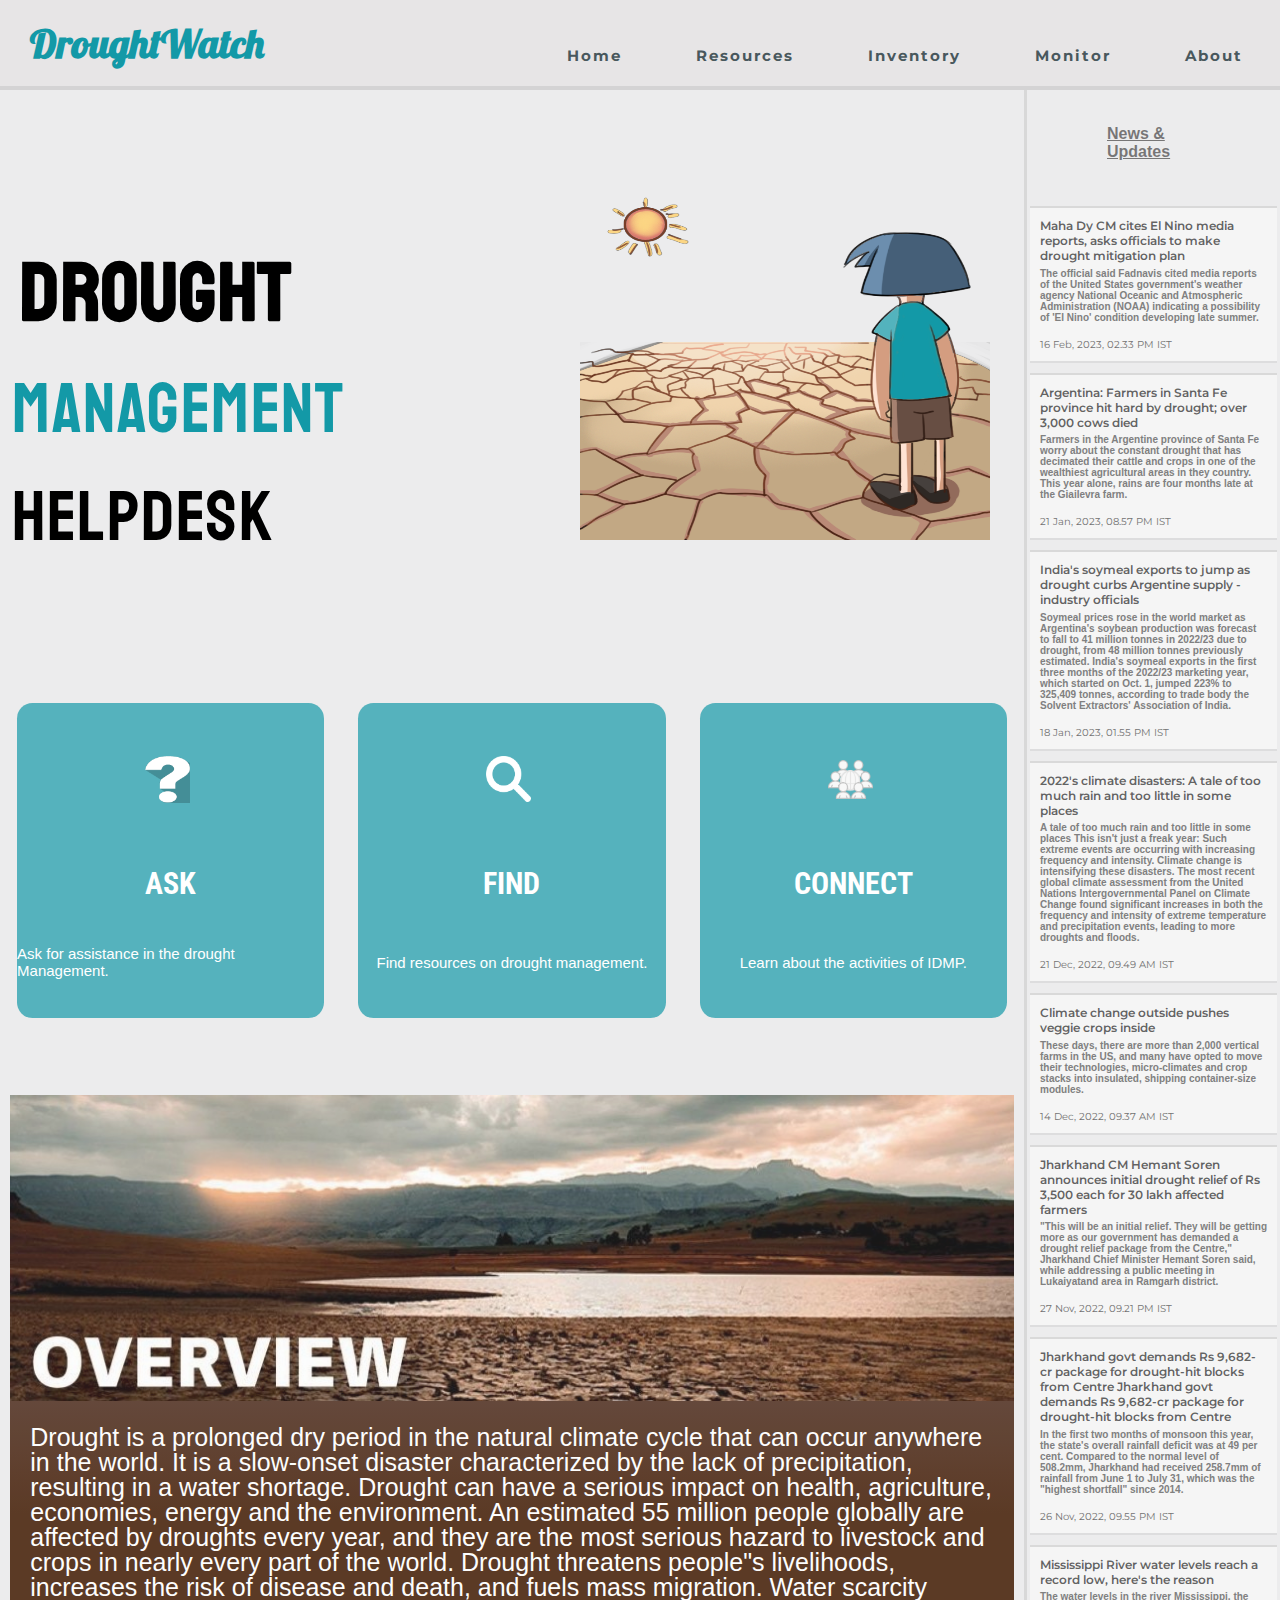
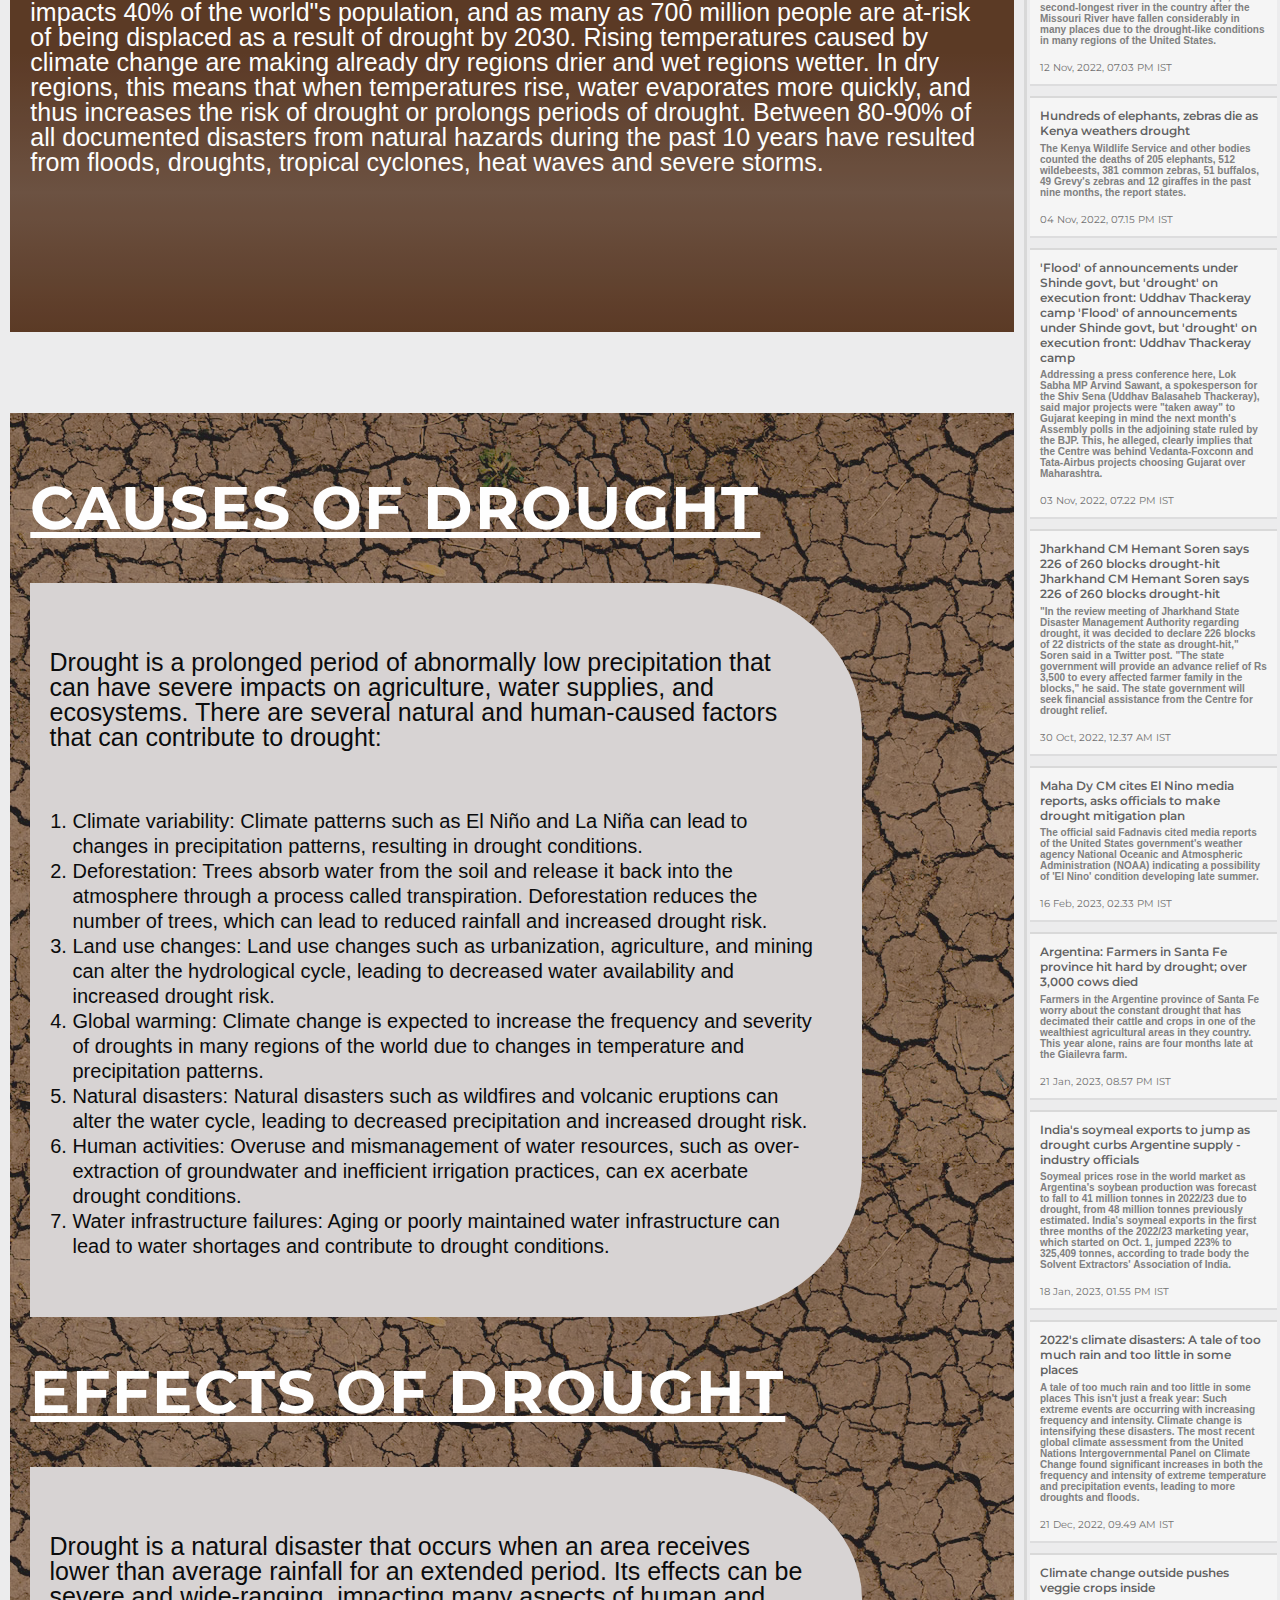
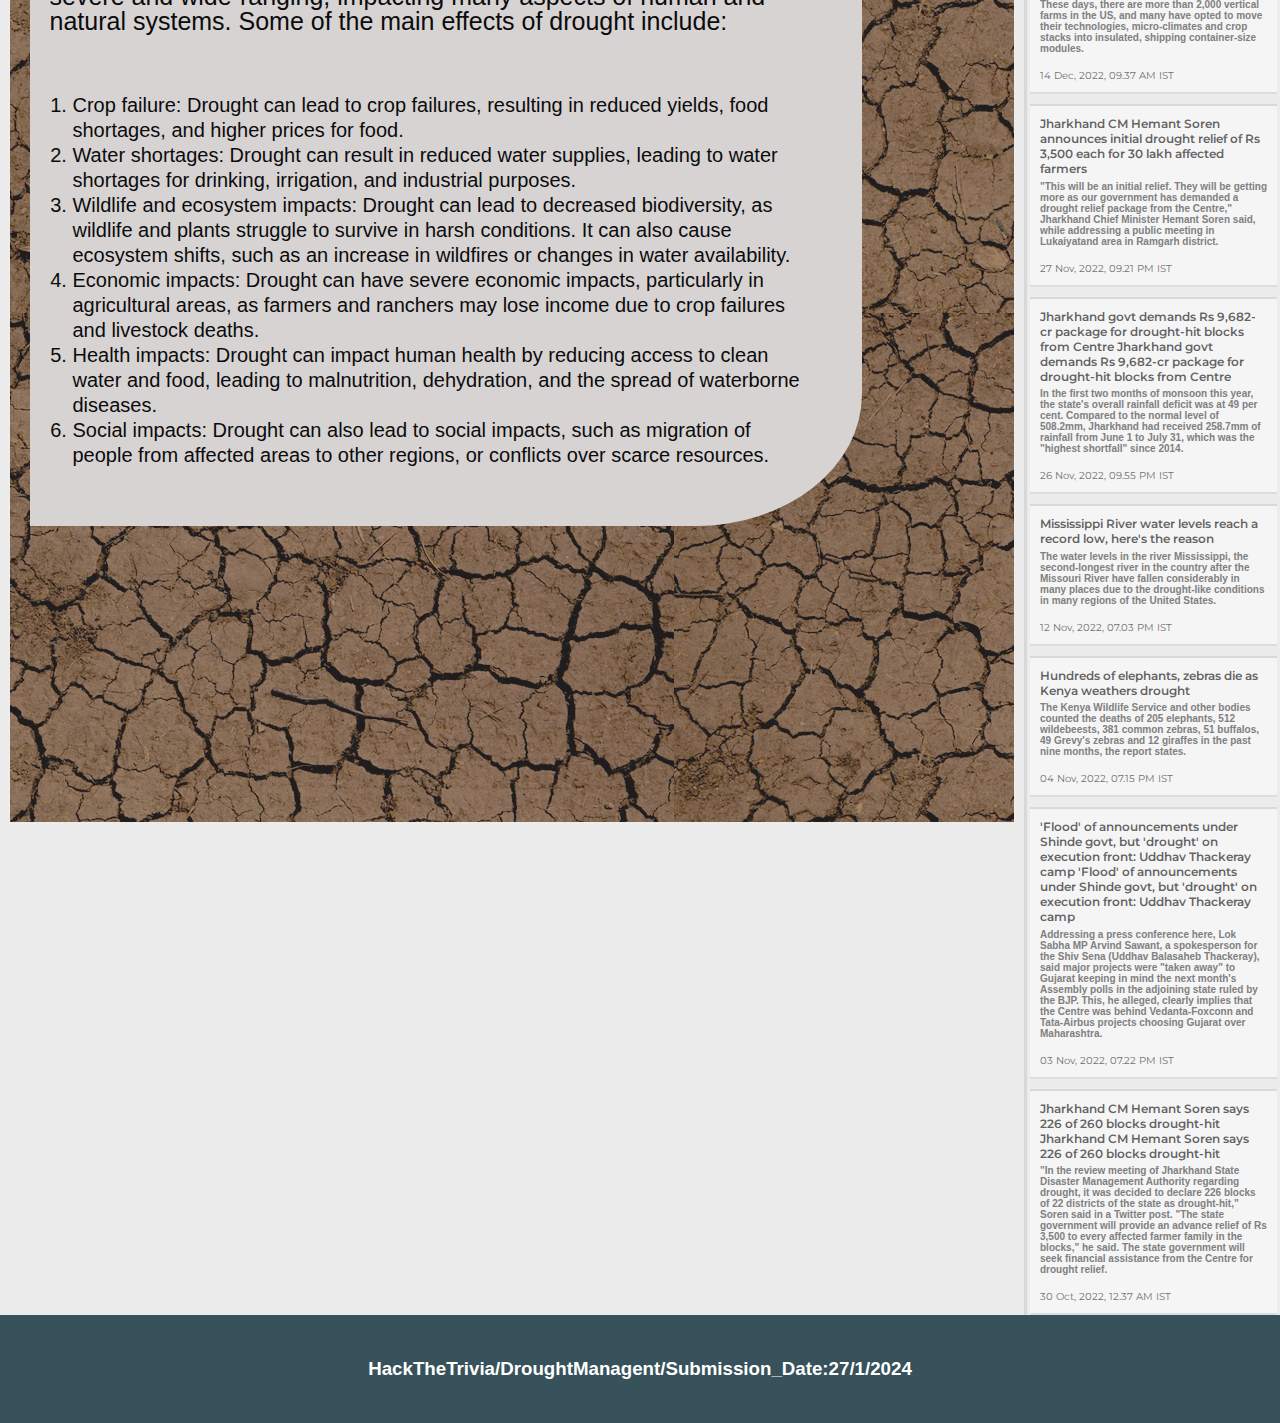
<file: index.html>
<!DOCTYPE html>
<html lang="en">

<head>
  <meta charset="UTF-8">
  <meta http-equiv="X-UA-Compatible" content="IE=edge">
  <meta name="viewport" content="width=device-width, initial-scale=1.0">
  <link rel="stylesheet" href="style.css">
  <link rel="preconnect" href="https://fonts.googleapis.com">
  <link rel="preconnect" href="https://fonts.gstatic.com" crossorigin>
  <link href="https://fonts.googleapis.com/css2?family=Lobster&display=swap" rel="stylesheet">
  <link href="https://fonts.googleapis.com/css2?family=Staatliches&display=swap" rel="stylesheet">
  <link href="https://fonts.googleapis.com/css2?family=Roboto+Condensed&display=swap" rel="stylesheet">
  <link href="https://fonts.googleapis.com/css2?family=Montserrat:wght@900&display=swap" rel="stylesheet">
  <title>DroughtWatch</title>
</head>

<body>
  <nav>

    <div class="heading">
      <h4>DroughtWatch</h4>
    </div>
    <ul class="nav-list">

      <li><a class="active" href="index.html">Home</a></li>
      <li><a href="resource.html">Resources</a></li>
      <li><a href="inventory.html">Inventory</a></li>
      <li><a href="monitor.html">Monitor</a></li>
      <li><a href="about.html">About</a></li>

    </ul>

  </nav>

  <div class="main-body">
    <div class="introsection">
      <div class="introheading">
        <h3> Drought </h3>
        <p class="bluetxt"> Management </p>
        <p>Helpdesk</p>
      </div>
      <img src="Lovepik_com-401315636-drought.png" alt="" class="introimg">
    </div>
    <div class="secsection">
      <div class="secsecbox">
        <div class="secsecicon">
          <a href="ask.html"><img src="ask.png" alt="askicon"></a>
        </div>
        <div class="secsecheading">
          <a href="ask.html">ASK</a>
        </div>
        <div class="secsectxt">
          <p>Ask for assistance in the drought Management.</p>
        </div>
      </div>
      <div class="secsecbox">
        <div class="secsecicon">
          <a href="ask.html"><img src="find.png" alt="askicon"></a>
        </div>
        <div class="secsecheading">
          <a href="ask.html">FIND</a>
        </div>
        <div class="secsectxt">
          <p>Find resources on drought management.</p>
        </div>
      </div>
      <div class="secsecbox">
        <div class="secsecicon">
          <a href="ask.html"><img src="connect.png" alt="askicon"></a>
        </div>
        <div class="secsecheading">
          <a href="ask.html">CONNECT</a>
        </div>
        <div class="secsectxt">
          <p>Learn about the activities of IDMP.</p>
        </div>
      </div>
    </div>
    <div class="thirdsection">
      <div class="thirdsectionoverviewbox">
        <img src="OVERVIEW_OF_DROUGHT-1024x405.jpg" alt="overviewimg">
        <div class="thirdsectionovertextbox">
        <p>Drought is a prolonged dry period in the natural climate cycle that can occur anywhere in the world. It is
          a slow-onset disaster characterized by the lack of precipitation, resulting in a water shortage. Drought can
          have a serious impact on health, agriculture, economies, energy and the environment.

          An estimated 55 million people globally are affected by droughts every year, and they are the most serious
          hazard to livestock and crops in nearly every part of the world. Drought threatens people&#34;s livelihoods,
          increases the risk of disease and death, and fuels mass migration. Water scarcity impacts 40% of the
          world&#34;s population, and as many as 700 million people are at-risk of being displaced as a result of
          drought by 2030.

          Rising temperatures caused by climate change are making already dry regions drier and wet regions wetter. In
          dry regions, this means that when temperatures rise, water evaporates more quickly, and thus increases the
          risk of drought or prolongs periods of drought. Between 80-90% of all documented disasters from natural
          hazards during the past 10 years have resulted from floods, droughts, tropical cyclones, heat waves and
          severe storms.</p>
        </div>
      </div>
      <div class="thirdsectionmainbox">
        <h3>CAUSES OF DROUGHT</h3>
        <div class="thirdsectionsecondbox">
          <p>Drought is a prolonged period of abnormally low precipitation that can have severe impacts on agriculture,
            water supplies, and ecosystems. There are several natural and human-caused factors that can contribute to
            drought:</p>
          <ol>
            <li>Climate variability: Climate patterns such as El Niño and La Niña can lead to changes in precipitation
              patterns, resulting in drought conditions.
            </li>
            <li>Deforestation: Trees absorb water from the soil and release it back into the atmosphere through a
              process called transpiration. Deforestation reduces the number of trees, which can lead to reduced
              rainfall and increased drought risk.
            </li>
            <li>Land use changes: Land use changes such as urbanization, agriculture, and mining can alter the
              hydrological cycle, leading to decreased water availability and increased drought risk.
            </li>
            <li>Global warming: Climate change is expected to increase the frequency and severity of droughts in many
              regions of the world due to changes in temperature and precipitation patterns.
            </li>
            <li>Natural disasters: Natural disasters such as wildfires and volcanic eruptions can alter the water cycle,
              leading to decreased precipitation and increased drought risk.
            </li>
            <li>Human activities: Overuse and mismanagement of water resources, such as over-extraction of groundwater
              and inefficient irrigation practices, can ex acerbate drought conditions.
            </li>
            <li>Water infrastructure failures: Aging or poorly maintained water infrastructure can lead to water
              shortages and contribute to drought conditions.
            </li>

        </div>
        <h3>EFFECTS OF DROUGHT</h3>
        <div class="thirdsectionsecondbox">
          <p>Drought is a natural disaster that occurs when an area receives lower than average rainfall for an extended
            period. Its effects can be severe and wide-ranging, impacting many aspects of human and natural systems.
            Some of the main effects of drought include:</p>
          <ol>
            <li>Crop failure: Drought can lead to crop failures, resulting in reduced yields, food shortages, and higher
              prices for food.
            </li>
            <li>Water shortages: Drought can result in reduced water supplies, leading to water shortages for drinking,
              irrigation, and industrial purposes.
            </li>
            <li>Wildlife and ecosystem impacts: Drought can lead to decreased biodiversity, as wildlife and plants
              struggle to survive in harsh conditions. It can also cause ecosystem shifts, such as an increase in
              wildfires or changes in water availability.
            </li>
            <li>Economic impacts: Drought can have severe economic impacts, particularly in agricultural areas, as
              farmers and ranchers may lose income due to crop failures and livestock deaths.
            </li>
            <li>Health impacts: Drought can impact human health by reducing access to clean water and food, leading to
              malnutrition, dehydration, and the spread of waterborne diseases.
            </li>
            <li>Social impacts: Drought can also lead to social impacts, such as migration of people from affected areas
              to other regions, or conflicts over scarce resources.
            </li>
        </div>




      </div>
    </div>
  </div>

  <div class="messagebar">
    <div class="msgheadingbox">
      <h4>News & Updates</h4>
    </div>
    <div class="msgbox">
      <h5> <a
          href="https://economictimes.indiatimes.com/news/india/maha-dy-cm-cites-el-nino-media-reports-asks-officials-to-make-drought-mitigation-plan/articleshow/97975006.cms"
          target="
        "> Maha Dy CM cites El Nino media reports, asks officials to make drought mitigation plan </a></h5>
      <h6>The official said Fadnavis cited media reports of the United States government's weather agency National
        Oceanic and Atmospheric Administration (NOAA) indicating a possibility of 'El Nino' condition developing late
        summer.</h6>
      <p>16 Feb, 2023, 02.33 PM IST</p>
    </div>
    <div class="msgbox">
      <h5> <a href="https://economictimes.indiatimes.com/" target="_blank"> Argentina: Farmers in Santa Fe province hit
          hard by drought; over 3,000 cows died </a></h5>
      <h6>Farmers in the Argentine province of Santa Fe worry about the constant drought that has decimated their cattle
        and crops in one of the wealthiest agricultural areas in they country. This year alone, rains are four months
        late at the Giailevra farm.</h6>
      <p>21 Jan, 2023, 08.57 PM IST</p>
    </div>
    <div class="msgbox">
      <h5> <a href="https://economictimes.indiatimes.com/" target="_blank"> India's soymeal exports to jump as drought
          curbs Argentine supply - industry officials </a></h5>
      <h6>Soymeal prices rose in the world market as Argentina's soybean production was forecast to fall to 41 million
        tonnes in 2022/23 due to drought, from 48 million tonnes previously estimated. India's soymeal exports in the
        first three months of the 2022/23 marketing year, which started on Oct. 1, jumped 223% to 325,409 tonnes,
        according to trade body the Solvent Extractors' Association of India.</h6>
      <p>18 Jan, 2023, 01.55 PM IST</p>
    </div>
    <div class="msgbox">
      <h5> <a href="https://economictimes.indiatimes.com/" target="_blank"> 2022's climate disasters: A tale of too much
          rain and too little in some places </a></h5>
      <h6>A tale of too much rain and too little in some places
        This isn't just a freak year: Such extreme events are occurring with increasing frequency and intensity. Climate
        change is intensifying these disasters. The most recent global climate assessment from the United Nations
        Intergovernmental Panel on Climate Change found significant increases in both the frequency and intensity of
        extreme temperature and precipitation events, leading to more droughts and floods.</h6>
      <p>21 Dec, 2022, 09.49 AM IST</p>
    </div>
    <div class="msgbox">
      <h5> <a href="https://economictimes.indiatimes.com/" target="_blank"> Climate change outside pushes veggie crops
          inside </a></h5>
      <h6>These days, there are more than 2,000 vertical farms in the US, and many have opted to move their
        technologies, micro-climates and crop stacks into insulated, shipping container-size modules.</h6>
      <p>14 Dec, 2022, 09.37 AM IST</p>
    </div>
    <div class="msgbox">
      <h5> <a href="https://economictimes.indiatimes.com/" target="_blank"> Jharkhand CM Hemant Soren announces initial
          drought relief of Rs 3,500 each for 30 lakh affected farmers
        </a></h5>
      <h6>"This will be an initial relief. They will be getting more as our government has demanded a drought relief
        package from the Centre," Jharkhand Chief Minister Hemant Soren said, while addressing a public meeting in
        Lukaiyatand area in Ramgarh district.</h6>
      <p>27 Nov, 2022, 09.21 PM IST</p>
    </div>
    <div class="msgbox">
      <h5> <a href="https://economictimes.indiatimes.com/" target="_blank"> Jharkhand govt demands Rs 9,682-cr package
          for drought-hit blocks from Centre
          Jharkhand govt demands Rs 9,682-cr package for drought-hit blocks from Centre</a></h5>
      <h6>In the first two months of monsoon this year, the state's overall rainfall deficit was at 49 per cent.
        Compared to the normal level of 508.2mm, Jharkhand had received 258.7mm of rainfall from June 1 to July 31,
        which was the "highest shortfall" since 2014.</h6>
      <p>26 Nov, 2022, 09.55 PM IST</p>
    </div>
    <div class="msgbox">
      <h5> <a href="https://economictimes.indiatimes.com/" target="_blank"> Mississippi River water levels reach a
          record low, here's the reason </a></h5>
      <h6>The water levels in the river Mississippi, the second-longest river in the country after the Missouri River
        have fallen considerably in many places due to the drought-like conditions in many regions of the United States.
      </h6>
      <p>12 Nov, 2022, 07.03 PM IST</p>
    </div>
    <div class="msgbox">
      <h5> <a href="https://economictimes.indiatimes.com/" target="_blank"> Hundreds of elephants, zebras die as Kenya
          weathers drought </a></h5>
      <h6>The Kenya Wildlife Service and other bodies counted the deaths of 205 elephants, 512 wildebeests, 381 common
        zebras, 51 buffalos, 49 Grevy's zebras and 12 giraffes in the past nine months, the report states.</h6>
      <p>04 Nov, 2022, 07.15 PM IST</p>
    </div>
    <div class="msgbox">
      <h5> <a href="https://economictimes.indiatimes.com/" target="_blank"> 'Flood' of announcements under Shinde govt,
          but 'drought' on execution front: Uddhav Thackeray camp
          'Flood' of announcements under Shinde govt, but 'drought' on execution front: Uddhav Thackeray camp</a></h5>
      <h6>Addressing a press conference here, Lok Sabha MP Arvind Sawant, a spokesperson for the Shiv Sena (Uddhav
        Balasaheb Thackeray), said major projects were "taken away" to Gujarat keeping in mind the next month's Assembly
        polls in the adjoining state ruled by the BJP. This, he alleged, clearly implies that the Centre was behind
        Vedanta-Foxconn and Tata-Airbus projects choosing Gujarat over Maharashtra.</h6>
      <p>03 Nov, 2022, 07.22 PM IST</p>
    </div>
    <div class="msgbox">
      <h5> <a href="https://economictimes.indiatimes.com/" target="_blank"> Jharkhand CM Hemant Soren says 226 of 260
          blocks drought-hit
          Jharkhand CM Hemant Soren says 226 of 260 blocks drought-hit </a></h5>
      <h6>"In the review meeting of Jharkhand State Disaster Management Authority regarding drought, it was decided to
        declare 226 blocks of 22 districts of the state as drought-hit," Soren said in a Twitter post. "The state
        government will provide an advance relief of Rs 3,500 to every affected farmer family in the blocks," he said.
        The state government will seek financial assistance from the Centre for drought relief.</h6>
      <p>30 Oct, 2022, 12.37 AM IST</p>
    </div>
    <div class="msgbox">
      <h5> <a
          href="https://economictimes.indiatimes.com/news/india/maha-dy-cm-cites-el-nino-media-reports-asks-officials-to-make-drought-mitigation-plan/articleshow/97975006.cms"
          target="
        "> Maha Dy CM cites El Nino media reports, asks officials to make drought mitigation plan </a></h5>
      <h6>The official said Fadnavis cited media reports of the United States government's weather agency National
        Oceanic and Atmospheric Administration (NOAA) indicating a possibility of 'El Nino' condition developing late
        summer.</h6>
      <p>16 Feb, 2023, 02.33 PM IST</p>
    </div>
    <div class="msgbox">
      <h5> <a href="https://economictimes.indiatimes.com/" target="_blank"> Argentina: Farmers in Santa Fe province hit
          hard by drought; over 3,000 cows died </a></h5>
      <h6>Farmers in the Argentine province of Santa Fe worry about the constant drought that has decimated their cattle
        and crops in one of the wealthiest agricultural areas in they country. This year alone, rains are four months
        late at the Giailevra farm.</h6>
      <p>21 Jan, 2023, 08.57 PM IST</p>
    </div>
    <div class="msgbox">
      <h5> <a href="https://economictimes.indiatimes.com/" target="_blank"> India's soymeal exports to jump as drought
          curbs Argentine supply - industry officials </a></h5>
      <h6>Soymeal prices rose in the world market as Argentina's soybean production was forecast to fall to 41 million
        tonnes in 2022/23 due to drought, from 48 million tonnes previously estimated. India's soymeal exports in the
        first three months of the 2022/23 marketing year, which started on Oct. 1, jumped 223% to 325,409 tonnes,
        according to trade body the Solvent Extractors' Association of India.</h6>
      <p>18 Jan, 2023, 01.55 PM IST</p>
    </div>
    <div class="msgbox">
      <h5> <a href="https://economictimes.indiatimes.com/" target="_blank"> 2022's climate disasters: A tale of too much
          rain and too little in some places </a></h5>
      <h6>A tale of too much rain and too little in some places
        This isn't just a freak year: Such extreme events are occurring with increasing frequency and intensity. Climate
        change is intensifying these disasters. The most recent global climate assessment from the United Nations
        Intergovernmental Panel on Climate Change found significant increases in both the frequency and intensity of
        extreme temperature and precipitation events, leading to more droughts and floods.</h6>
      <p>21 Dec, 2022, 09.49 AM IST</p>
    </div>
    <div class="msgbox">
      <h5> <a href="https://economictimes.indiatimes.com/" target="_blank"> Climate change outside pushes veggie crops
          inside </a></h5>
      <h6>These days, there are more than 2,000 vertical farms in the US, and many have opted to move their
        technologies, micro-climates and crop stacks into insulated, shipping container-size modules.</h6>
      <p>14 Dec, 2022, 09.37 AM IST</p>
    </div>
    <div class="msgbox">
      <h5> <a href="https://economictimes.indiatimes.com/" target="_blank"> Jharkhand CM Hemant Soren announces initial
          drought relief of Rs 3,500 each for 30 lakh affected farmers
        </a></h5>
      <h6>"This will be an initial relief. They will be getting more as our government has demanded a drought relief
        package from the Centre," Jharkhand Chief Minister Hemant Soren said, while addressing a public meeting in
        Lukaiyatand area in Ramgarh district.</h6>
      <p>27 Nov, 2022, 09.21 PM IST</p>
    </div>
    <div class="msgbox">
      <h5> <a href="https://economictimes.indiatimes.com/" target="_blank"> Jharkhand govt demands Rs 9,682-cr package
          for drought-hit blocks from Centre
          Jharkhand govt demands Rs 9,682-cr package for drought-hit blocks from Centre</a></h5>
      <h6>In the first two months of monsoon this year, the state's overall rainfall deficit was at 49 per cent.
        Compared to the normal level of 508.2mm, Jharkhand had received 258.7mm of rainfall from June 1 to July 31,
        which was the "highest shortfall" since 2014.</h6>
      <p>26 Nov, 2022, 09.55 PM IST</p>
    </div>
    <div class="msgbox">
      <h5> <a href="https://economictimes.indiatimes.com/" target="_blank"> Mississippi River water levels reach a
          record low, here's the reason </a></h5>
      <h6>The water levels in the river Mississippi, the second-longest river in the country after the Missouri River
        have fallen considerably in many places due to the drought-like conditions in many regions of the United States.
      </h6>
      <p>12 Nov, 2022, 07.03 PM IST</p>
    </div>
    <div class="msgbox">
      <h5> <a href="https://economictimes.indiatimes.com/" target="_blank"> Hundreds of elephants, zebras die as Kenya
          weathers drought </a></h5>
      <h6>The Kenya Wildlife Service and other bodies counted the deaths of 205 elephants, 512 wildebeests, 381 common
        zebras, 51 buffalos, 49 Grevy's zebras and 12 giraffes in the past nine months, the report states.</h6>
      <p>04 Nov, 2022, 07.15 PM IST</p>
    </div>
    <div class="msgbox">
      <h5> <a href="https://economictimes.indiatimes.com/" target="_blank"> 'Flood' of announcements under Shinde govt,
          but 'drought' on execution front: Uddhav Thackeray camp
          'Flood' of announcements under Shinde govt, but 'drought' on execution front: Uddhav Thackeray camp</a></h5>
      <h6>Addressing a press conference here, Lok Sabha MP Arvind Sawant, a spokesperson for the Shiv Sena (Uddhav
        Balasaheb Thackeray), said major projects were "taken away" to Gujarat keeping in mind the next month's Assembly
        polls in the adjoining state ruled by the BJP. This, he alleged, clearly implies that the Centre was behind
        Vedanta-Foxconn and Tata-Airbus projects choosing Gujarat over Maharashtra.</h6>
      <p>03 Nov, 2022, 07.22 PM IST</p>
    </div>
    <div class="msgbox">
      <h5> <a href="https://economictimes.indiatimes.com/" target="_blank"> Jharkhand CM Hemant Soren says 226 of 260
          blocks drought-hit
          Jharkhand CM Hemant Soren says 226 of 260 blocks drought-hit </a></h5>
      <h6>"In the review meeting of Jharkhand State Disaster Management Authority regarding drought, it was decided to
        declare 226 blocks of 22 districts of the state as drought-hit," Soren said in a Twitter post. "The state
        government will provide an advance relief of Rs 3,500 to every affected farmer family in the blocks," he said.
        The state government will seek financial assistance from the Centre for drought relief.</h6>
      <p>30 Oct, 2022, 12.37 AM IST</p>
    </div>



  </div>

  </div>

  <footer>
   <h3>HackTheTrivia/DroughtManagent/Submission_Date:27/1/2024</h3>
  </footer>
</body>

</html>
</file>
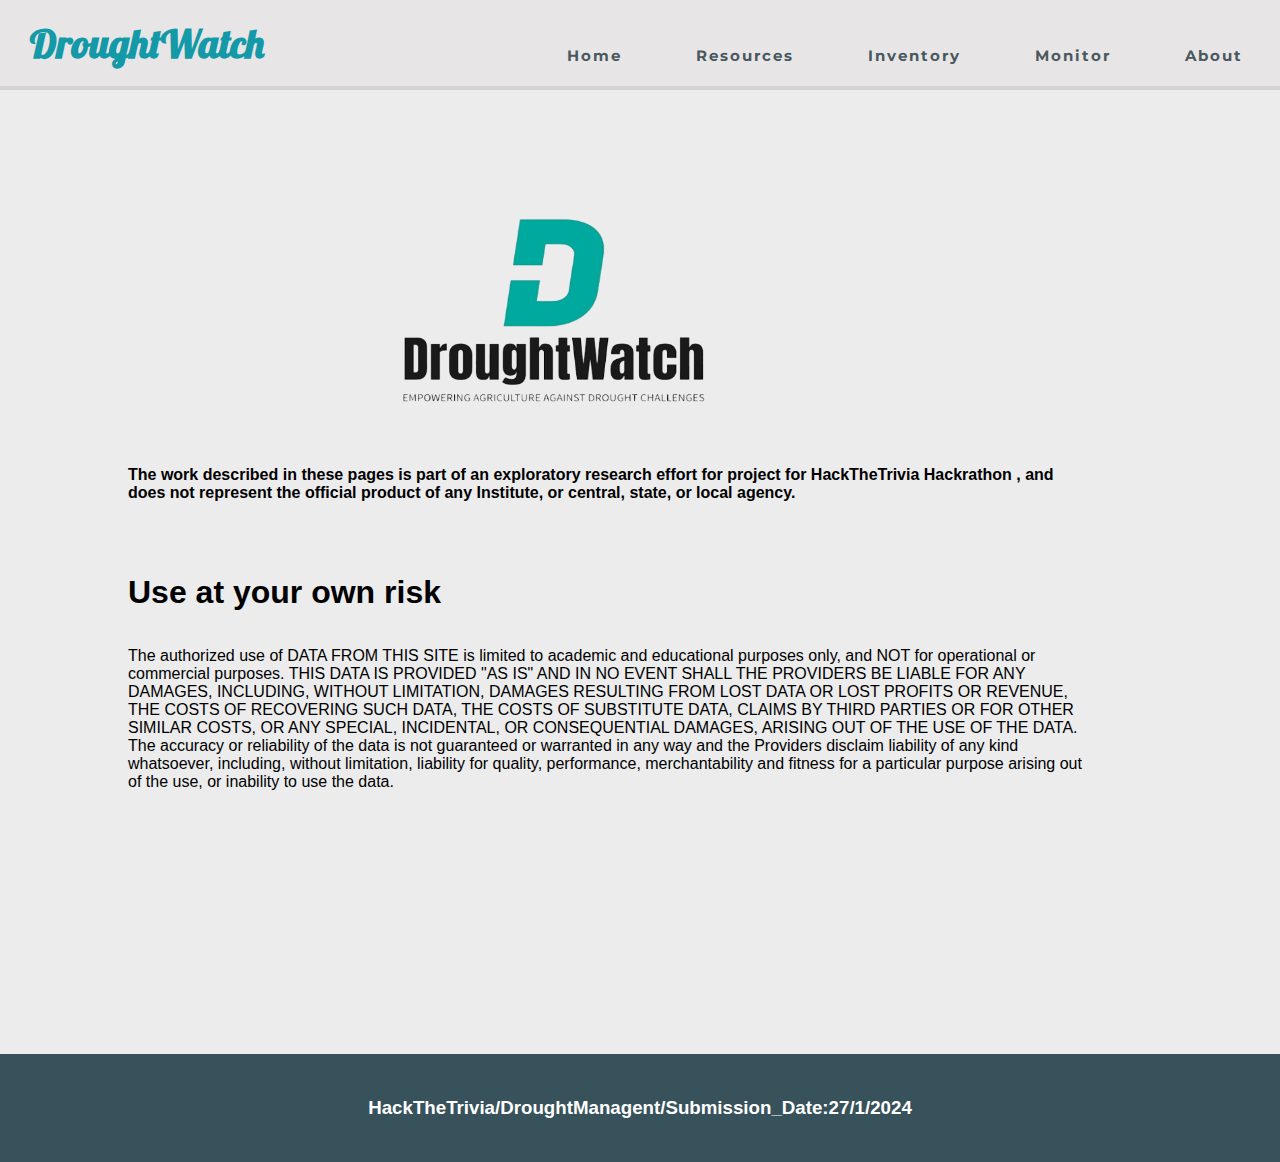
<file: about.html>
<!DOCTYPE html>
<html lang="en">

<head>
  <meta charset="UTF-8">
  <meta http-equiv="X-UA-Compatible" content="IE=edge">
  <meta name="viewport" content="width=device-width, initial-scale=1.0">
  <link rel="stylesheet" href="style.css">
  <link rel="stylesheet" href="about.css">
  <link rel="preconnect" href="https://fonts.googleapis.com">
  <link rel="preconnect" href="https://fonts.gstatic.com" crossorigin>
  <link href="https://fonts.googleapis.com/css2?family=Lobster&display=swap" rel="stylesheet">
  <link href="https://fonts.googleapis.com/css2?family=Staatliches&display=swap" rel="stylesheet">
  <link href="https://fonts.googleapis.com/css2?family=Roboto+Condensed&display=swap" rel="stylesheet">
  <link href="https://fonts.googleapis.com/css2?family=Montserrat:wght@900&display=swap" rel="stylesheet">
  <title>DroughtWatch</title>
</head>

<body>
  <nav>

    <div class="heading">
      <h4>DroughtWatch</h4>
    </div>
    <ul class="nav-list">

      <li><a class="active" href="index.html">Home</a></li>
      <li><a href="resource.html">Resources</a></li>
      <li><a href="inventory.html">Inventory</a></li>
      <li><a href="monitor.html">Monitor</a></li>
      <li><a href="about.html">About</a></li>

    </ul>

  </nav>

 <div class="aboutbox">
    <img src="lpulogo.png" alt="lpulogo">
   <h4>The work described in these pages is part of an exploratory research effort for project for HackTheTrivia Hackrathon , and does not represent the official product of any Institute, or central, state, or local agency.</h4>
 <br>
 <br>
 <br>
 <br>
 <h1>Use at your own risk</h1>
 <br>
 <br>
 <p>The authorized use of DATA FROM THIS SITE is limited to academic and educational purposes only, and NOT for operational or commercial purposes. THIS DATA IS PROVIDED "AS IS" AND IN NO EVENT SHALL THE PROVIDERS BE LIABLE FOR ANY DAMAGES, INCLUDING, WITHOUT LIMITATION, DAMAGES RESULTING FROM LOST DATA OR LOST PROFITS OR REVENUE, THE COSTS OF RECOVERING SUCH DATA, THE COSTS OF SUBSTITUTE DATA, CLAIMS BY THIRD PARTIES OR FOR OTHER SIMILAR COSTS, OR ANY SPECIAL, INCIDENTAL, OR CONSEQUENTIAL DAMAGES, ARISING OUT OF THE USE OF THE DATA. The accuracy or reliability of the data is not guaranteed or warranted in any way and the Providers disclaim liability of any kind whatsoever, including, without limitation, liability for quality, performance, merchantability and fitness for a particular purpose arising out of the use, or inability to use the data.</p>
 </div>

  <footer>
    <h3>HackTheTrivia/DroughtManagent/Submission_Date:27/1/2024</h3>
   </footer>
</file>
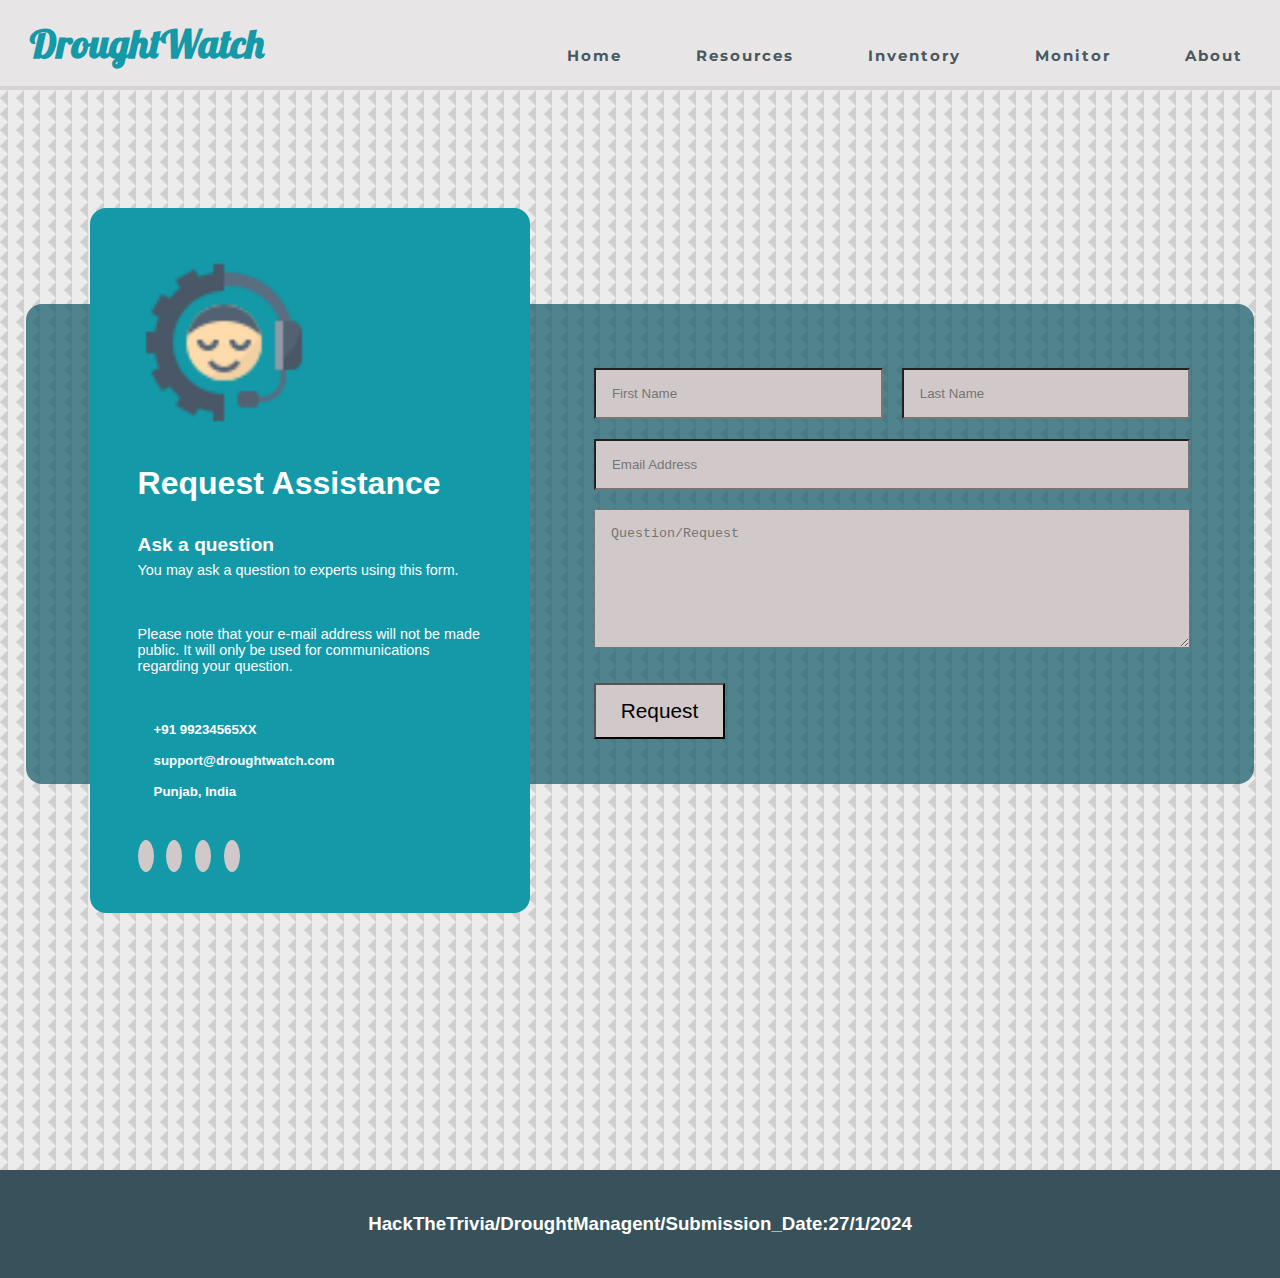
<file: ask.html>
<!DOCTYPE html>
<html lang="en">

<head>
  <meta charset="UTF-8">
  <meta http-equiv="X-UA-Compatible" content="IE=edge">
  <meta name="viewport" content="width=device-width, initial-scale=1.0">
  <link rel="stylesheet" href="style.css">
  <link rel="stylesheet" href="ask.css">
  <link rel="preconnect" href="https://fonts.googleapis.com">
  <link rel="preconnect" href="https://fonts.gstatic.com" crossorigin>
  <link href="https://fonts.googleapis.com/css2?family=Lobster&display=swap" rel="stylesheet">
  <link href="https://fonts.googleapis.com/css2?family=Staatliches&display=swap" rel="stylesheet">
  <link href="https://fonts.googleapis.com/css2?family=Roboto+Condensed&display=swap" rel="stylesheet">
  <link href="https://fonts.googleapis.com/css2?family=Montserrat:wght@900&display=swap" rel="stylesheet">
  <title>DroughtWatch</title>
</head>

<body>
  <nav>

    <div class="heading">
      <h4>DroughtWatch</h4>
    </div>
    <ul class="nav-list">

      <li><a class="active" href="index.html">Home</a></li>
      <li><a href="resource.html">Resources</a></li>
      <li><a href="inventory.html">Inventory</a></li>
      <li><a href="monitor.html">Monitor</a></li>
      <li><a href="about.html">About</a></li>

    </ul>

  </nav>

  <section class="contact">
    <div class="container contact__container">
      <aside class="contact__aside">
        <div class="aside__image">
          <img src="contact.png">
        </div>
        <h2>Request Assistance</h2>
        <h3>Ask a question</h3>
        <p> You may ask a question to experts using this form. </p>
        <p> Please note that your e-mail address will not be made public. It will only be used for communications regarding your question. </p>

        <ul class="contact__details">
          <li>
            <i class="uil uil-phone-times"></i>
            <h5>+91 99234565XX</h5>
          </li>
          <li>
            <i class="uil uil-envelope"></i>
            <h5>support@droughtwatch.com</h5>
          </li>
          <li>
            <i class="uil uil-location-point"></i>
            <h5>Punjab, India</h5>
          </li>
        </ul>
        <ul class="contact__socials">
          <li> <a href="#"><i class="uil uil-facebook-f"></i></a> </li>
          <li> <a href="#"><i class="uil uil-instagram"></i></a> </li>
          <li> <a href="#"><i class="uil uil-twitter"></i></a> </li>
          <li> <a href="#"><i class="uil uil-linkedin-alt"></i></a> </li>
        </ul>
      </aside>




      <form action="#" class="contact__form">
        <div class="form__name">
          <input type="text" name="First Name" placeholder="First Name" required>
          <input type="text" name="Last Name" placeholder="Last Name" required>
        </div>
        <input type="email" name="Email Address" placeholder="Email Address" required>
        <textarea name="Message" rows="7" placeholder="Question/Request" required></textarea>
        <button type="submit" class="btn btn-primary">Request</button>
      </form>
    </div>
  </section>

  <footer>
    <h3>HackTheTrivia/DroughtManagent/Submission_Date:27/1/2024</h3>
   </footer>
</file>
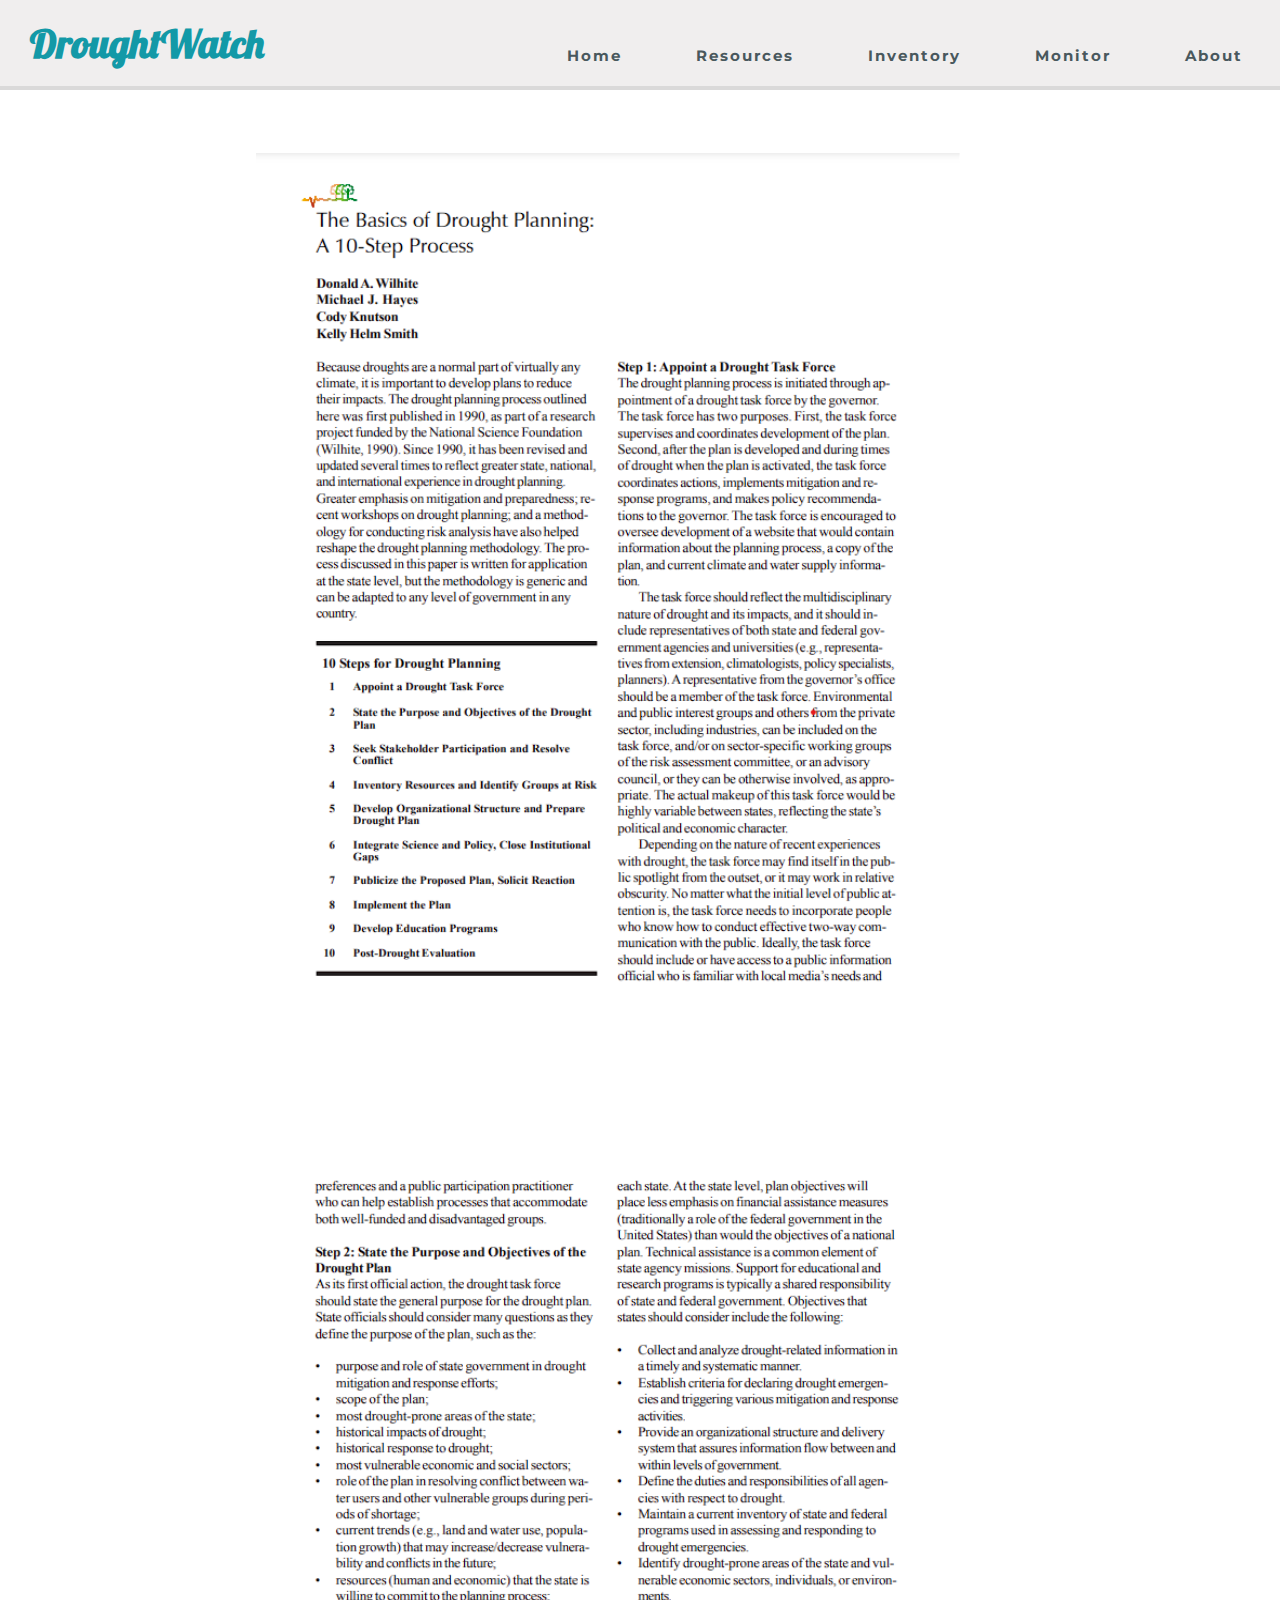
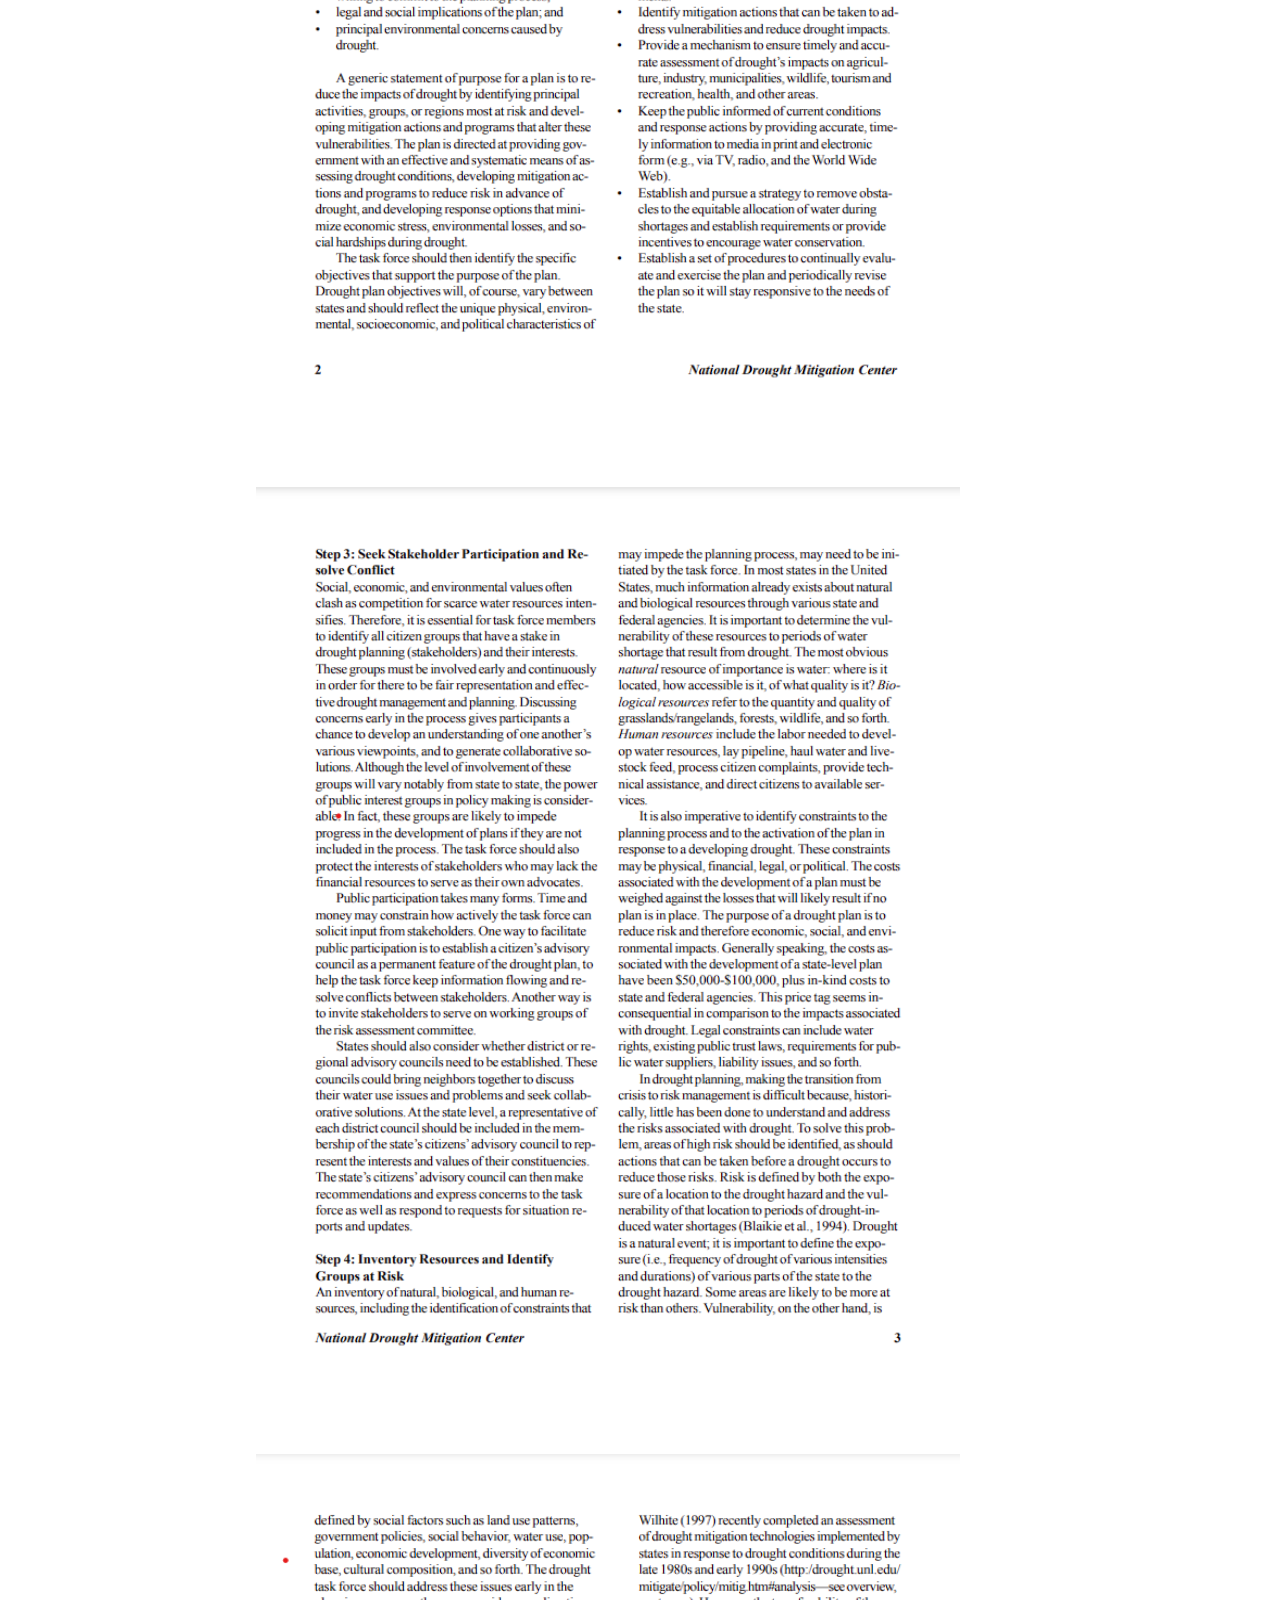
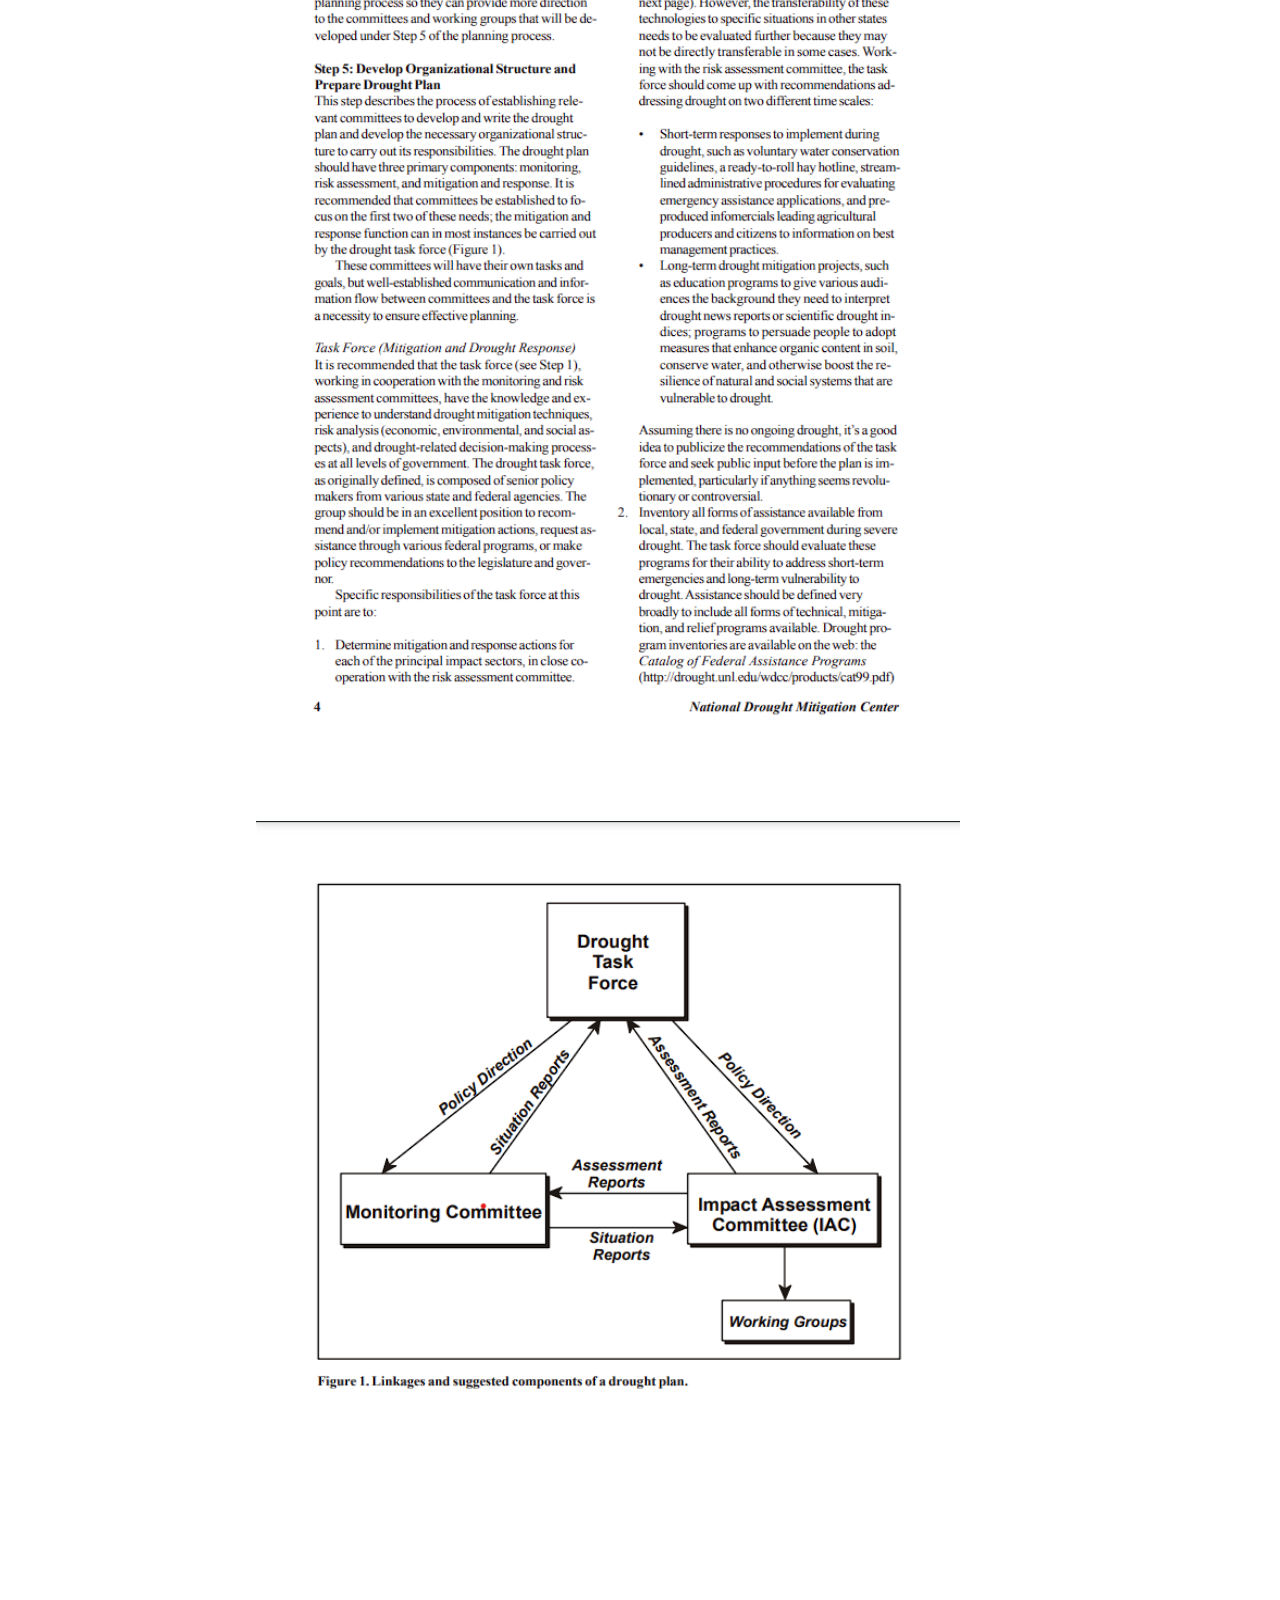
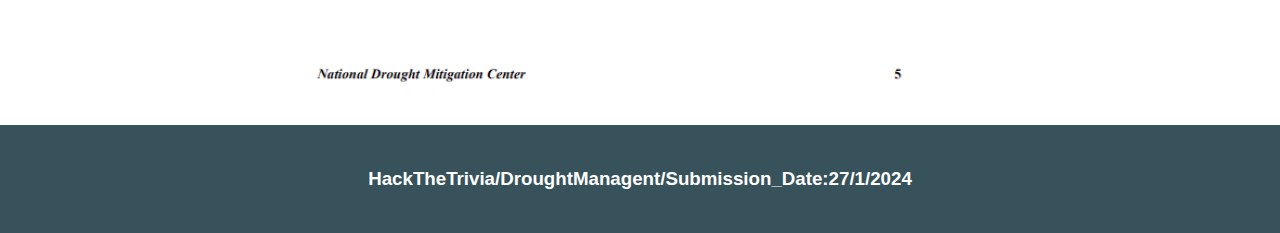
<file: inventory.html>
<!DOCTYPE html>
<html lang="en">

<head>
    <meta charset="UTF-8">
    <meta http-equiv="X-UA-Compatible" content="IE=edge">
    <meta name="viewport" content="width=device-width, initial-scale=1.0">
    <link rel="stylesheet" href="style.css">
    <link rel="stylesheet" href="ask.css">
    <link rel="stylesheet" href="inventory.css">
    <link rel="preconnect" href="https://fonts.googleapis.com">
    <link rel="preconnect" href="https://fonts.gstatic.com" crossorigin>
    <link href="https://fonts.googleapis.com/css2?family=Lobster&display=swap" rel="stylesheet">
    <link href="https://fonts.googleapis.com/css2?family=Staatliches&display=swap" rel="stylesheet">
    <link href="https://fonts.googleapis.com/css2?family=Roboto+Condensed&display=swap" rel="stylesheet">
    <link href="https://fonts.googleapis.com/css2?family=Montserrat:wght@900&display=swap" rel="stylesheet">
    <title>DroughtWatch</title>
</head>

<body>
    <nav>

        <div class="heading">
            <h4>DroughtWatch</h4>
        </div>
        <ul class="nav-list">

            <li><a class="active" href="index.html">Home</a></li>
            <li><a href="resource.html">Resources</a></li>
            <li><a href="inventory.html">Inventory</a></li>
            <li><a href="monitor.html">Monitor</a></li>
            <li><a href="about.html">About</a></li>

        </ul>

    </nav>

    <div class="maininventorybox">
        <img src="inventory1.png" alt="inventoryimg">
    </div>
    <div class="maininventorybox">
        <img src="inventory2.png" alt="inventoryimg">
    </div>
    <div class="maininventorybox">
        <img src="inventory3.png" alt="inventoryimg">
    </div>
    <div class="maininventorybox">
        <img src="inventory4.png" alt="inventoryimg">
    </div>
    <div class="maininventorybox">
        <img src="inventory5.png" alt="inventoryimg">
    </div>



    <footer>
        <h3>HackTheTrivia/DroughtManagent/Submission_Date:27/1/2024</h3>
    </footer>
</file>
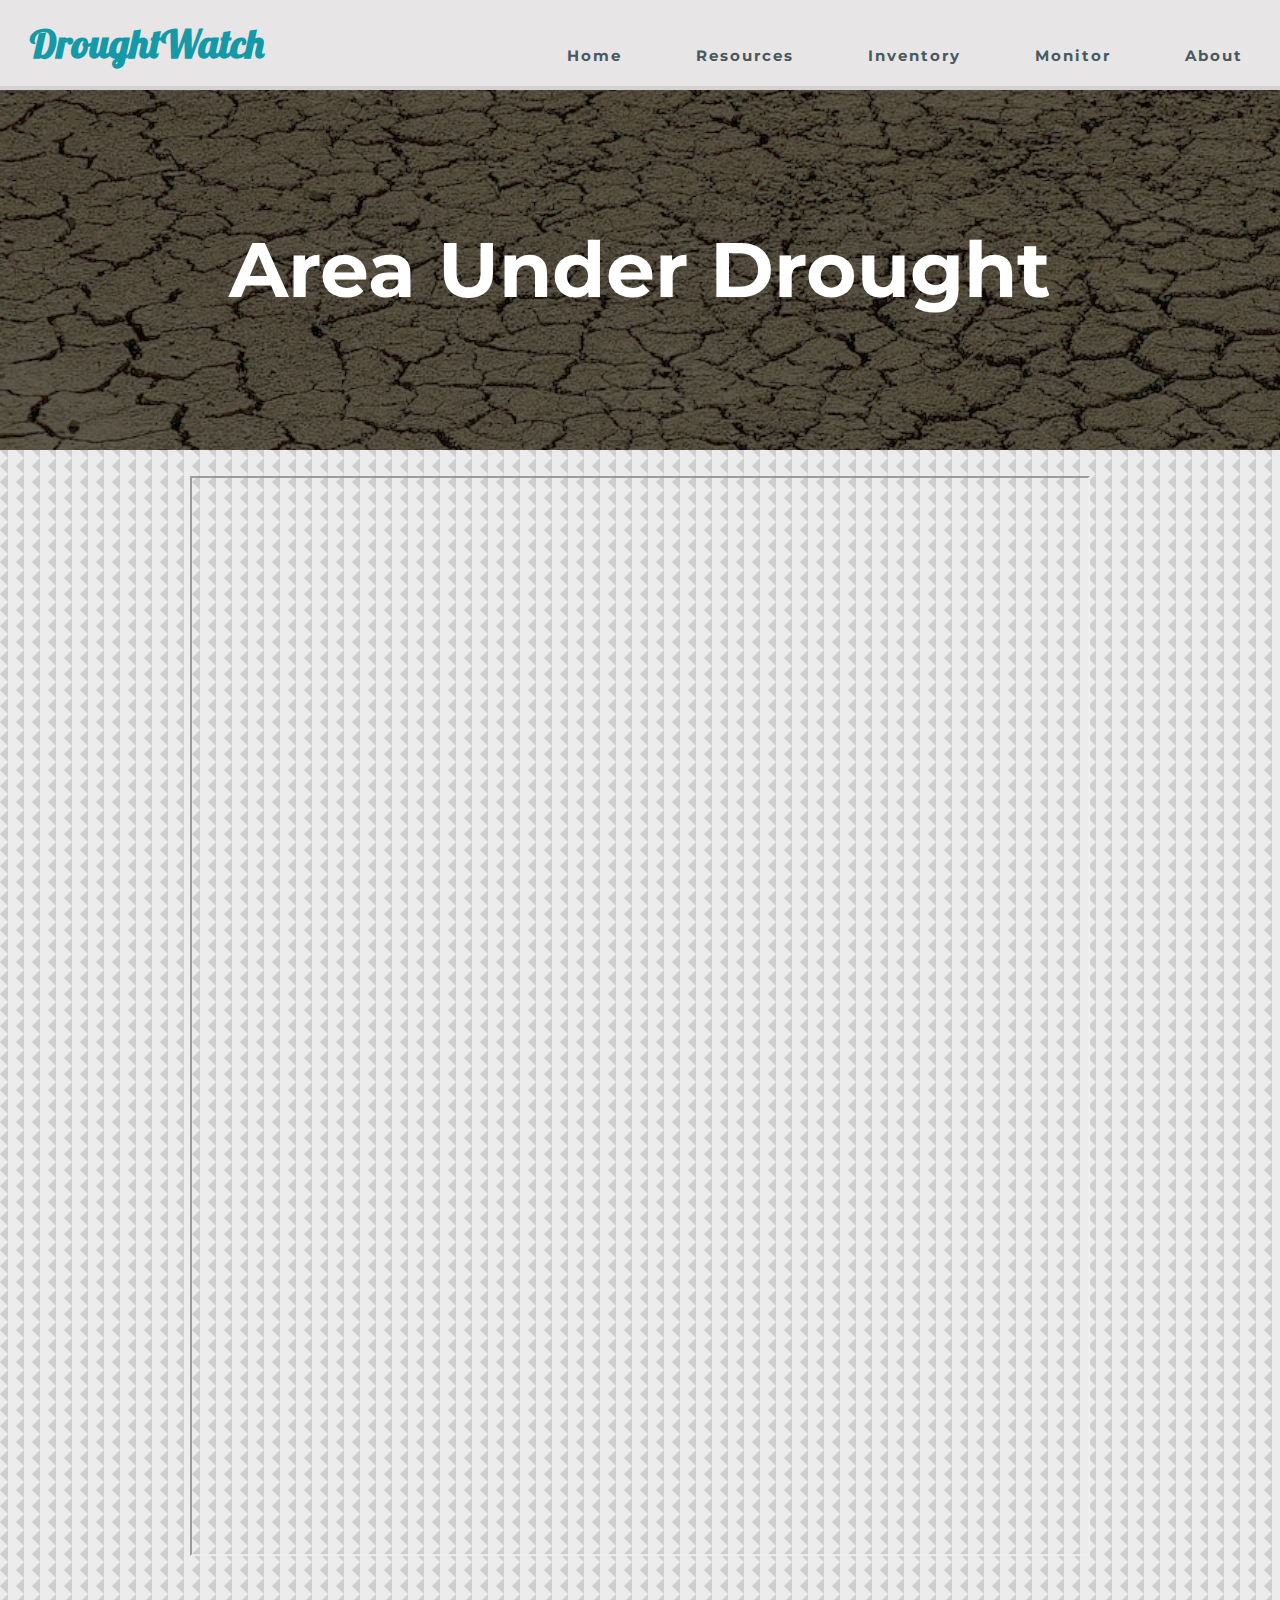
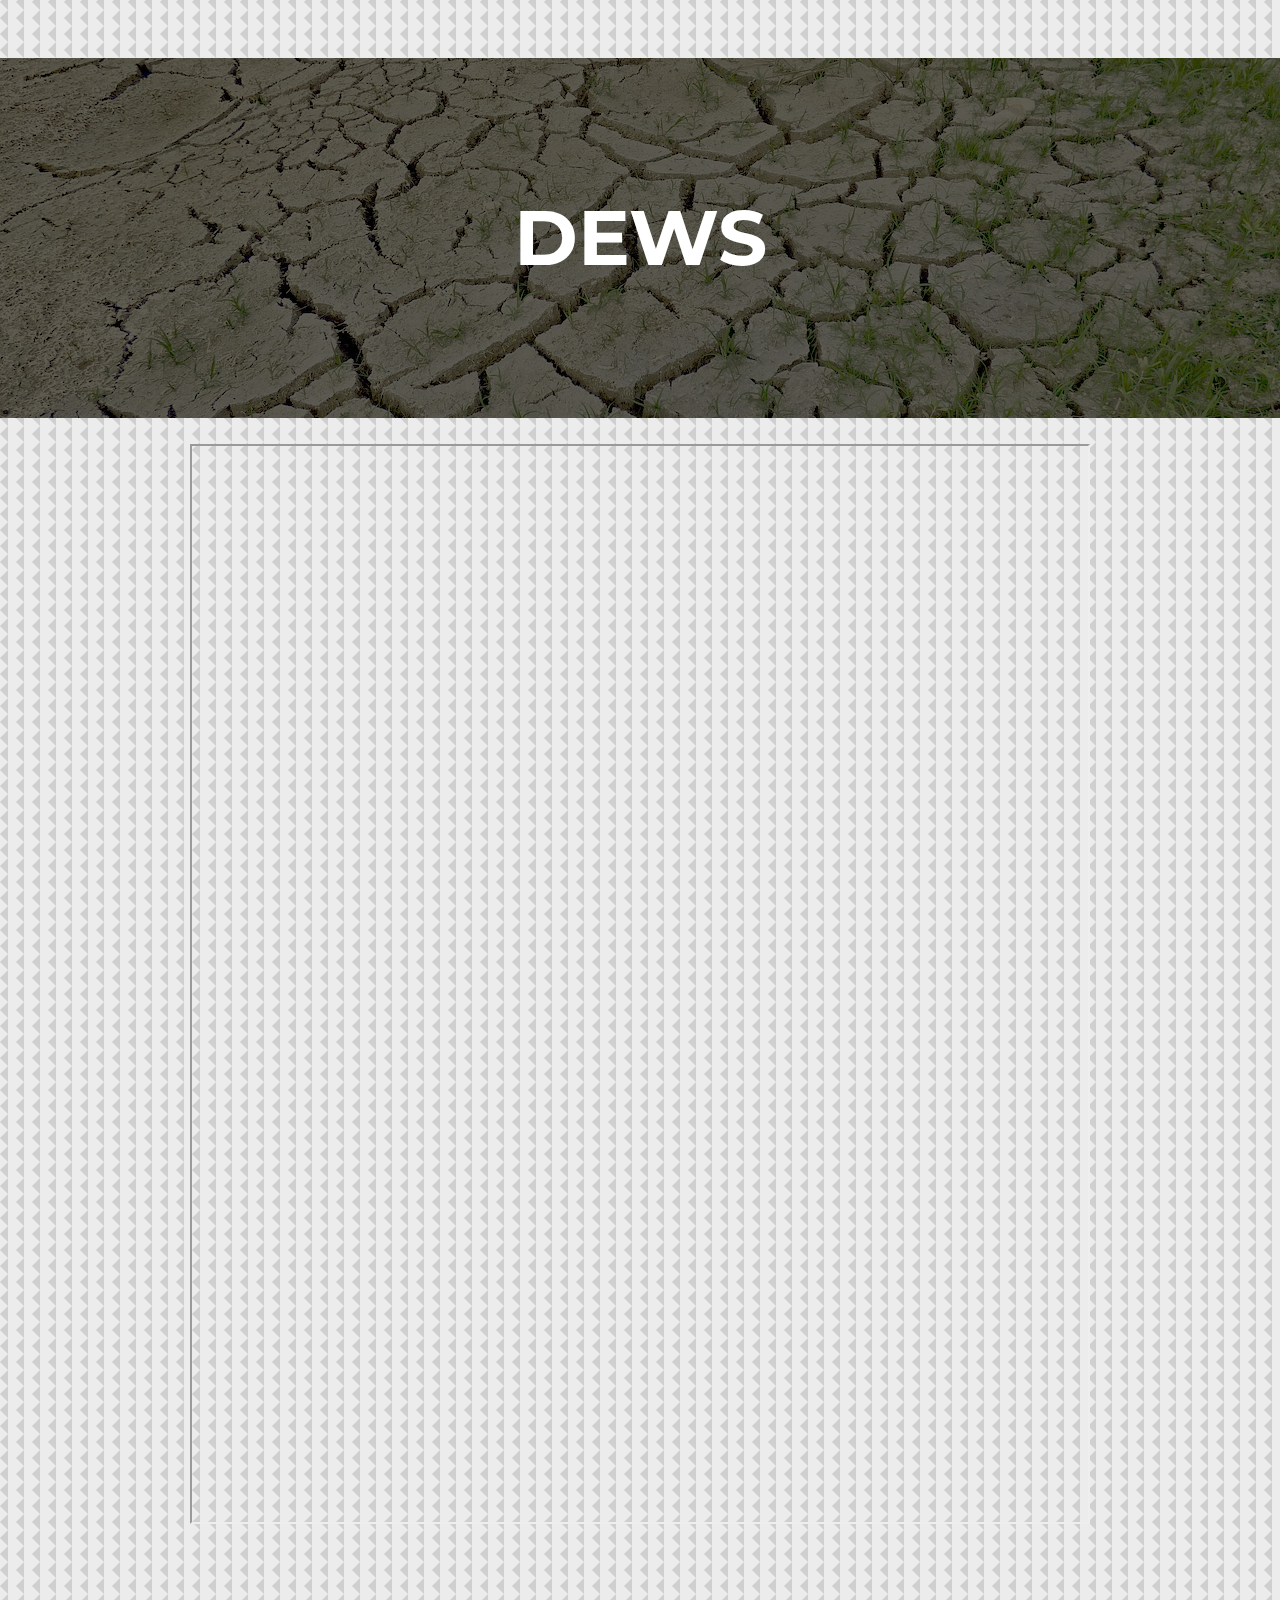
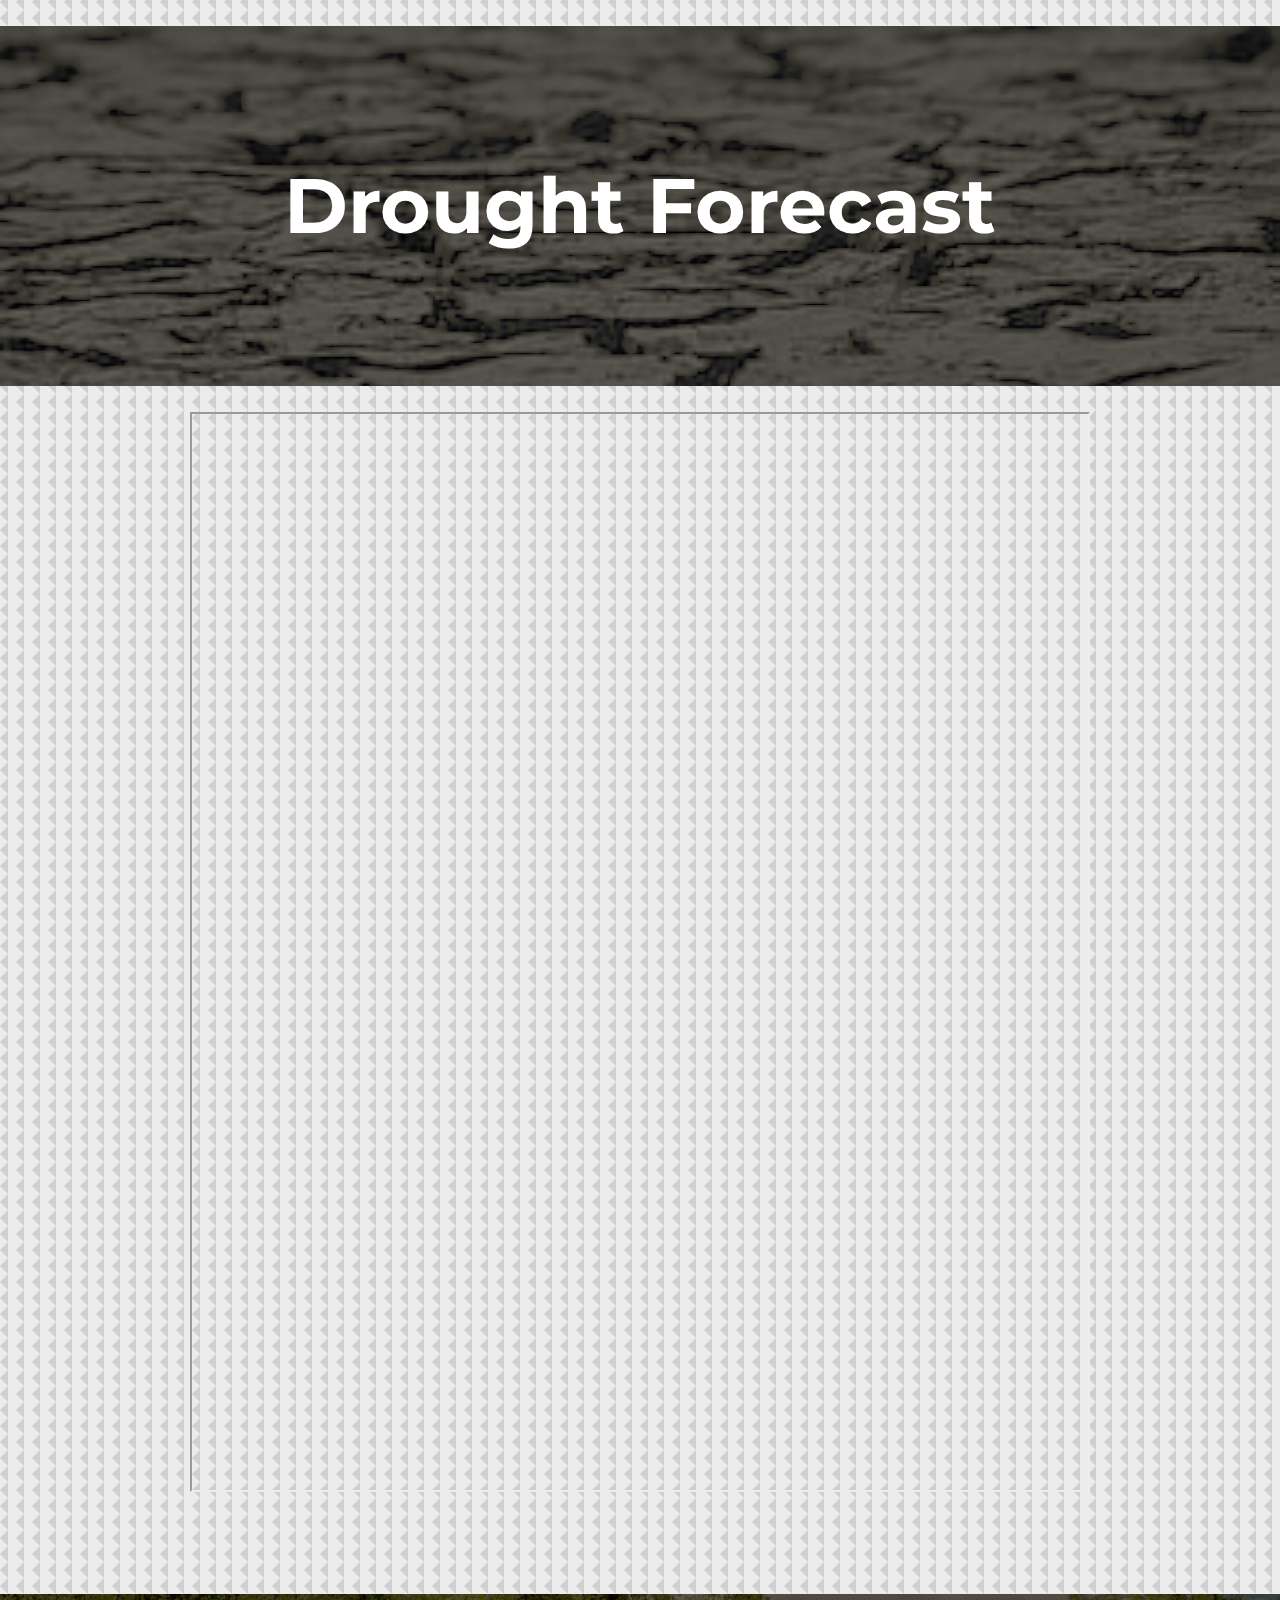
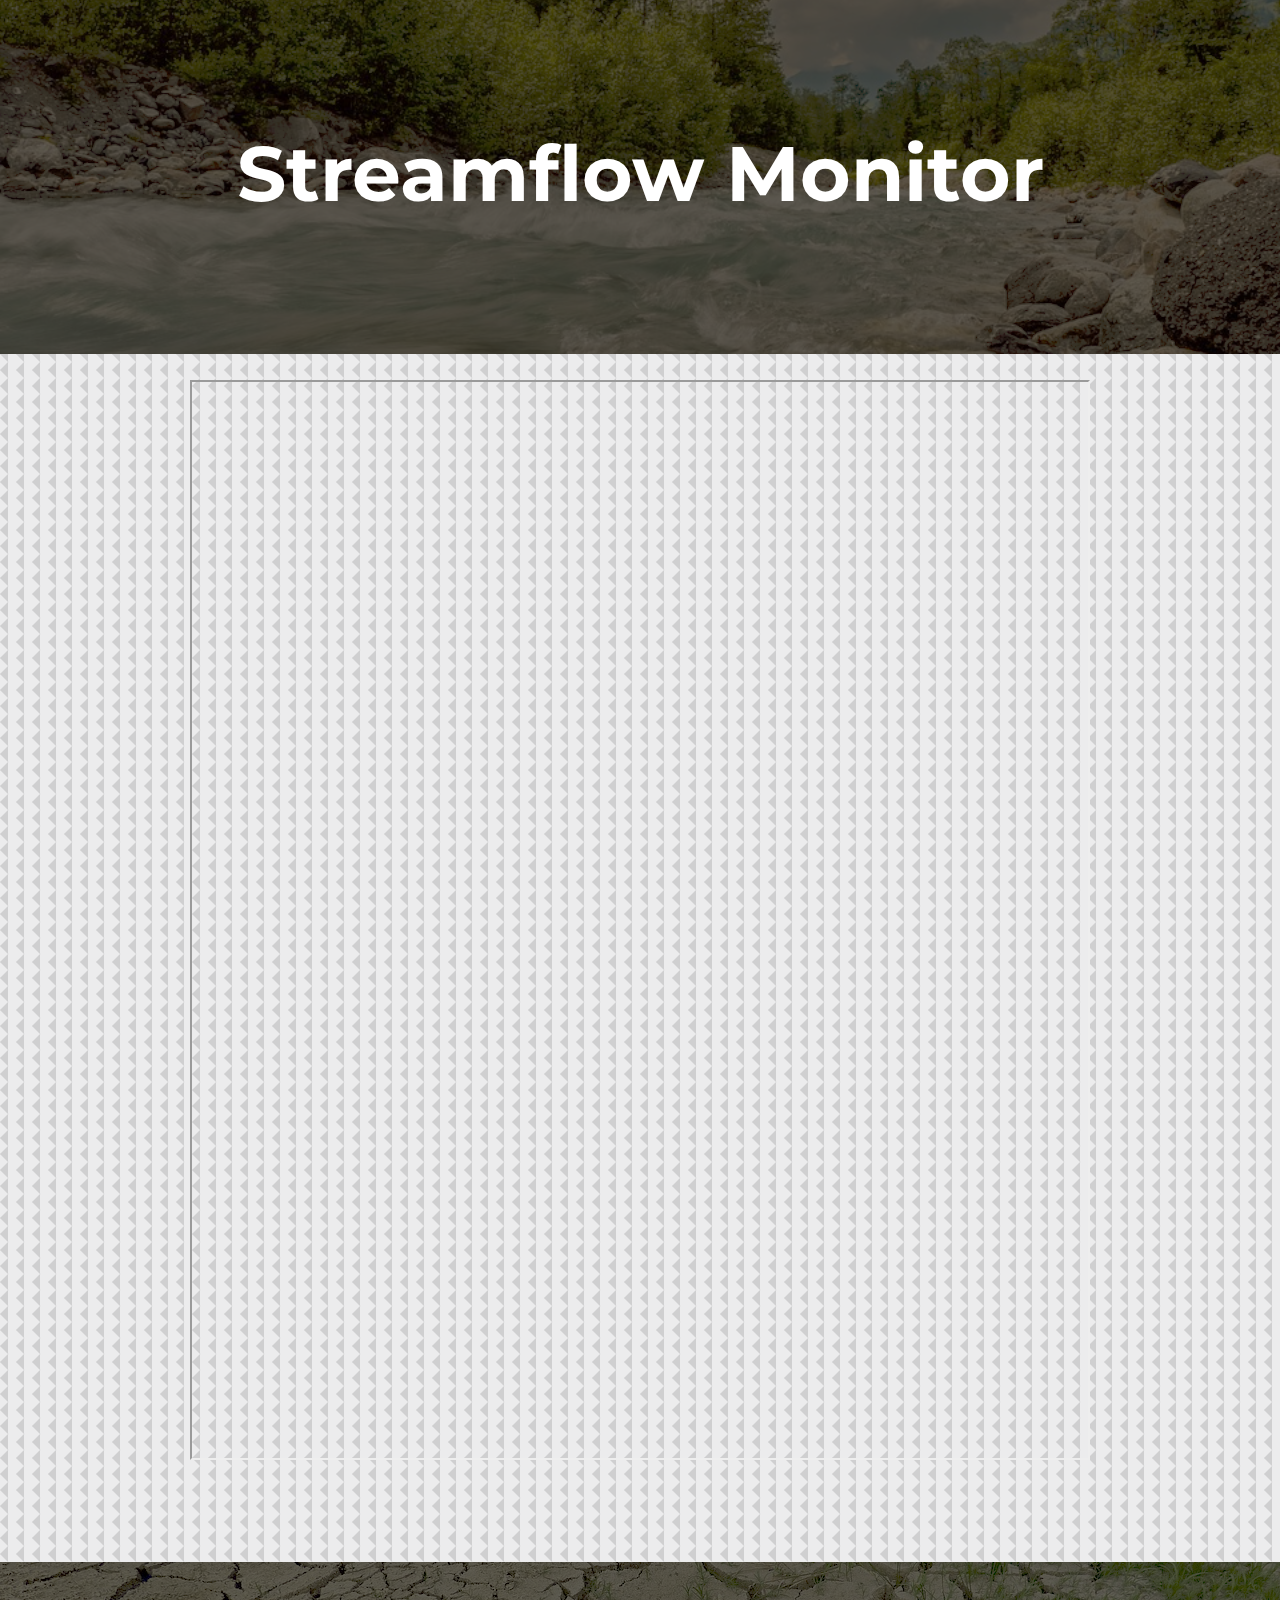
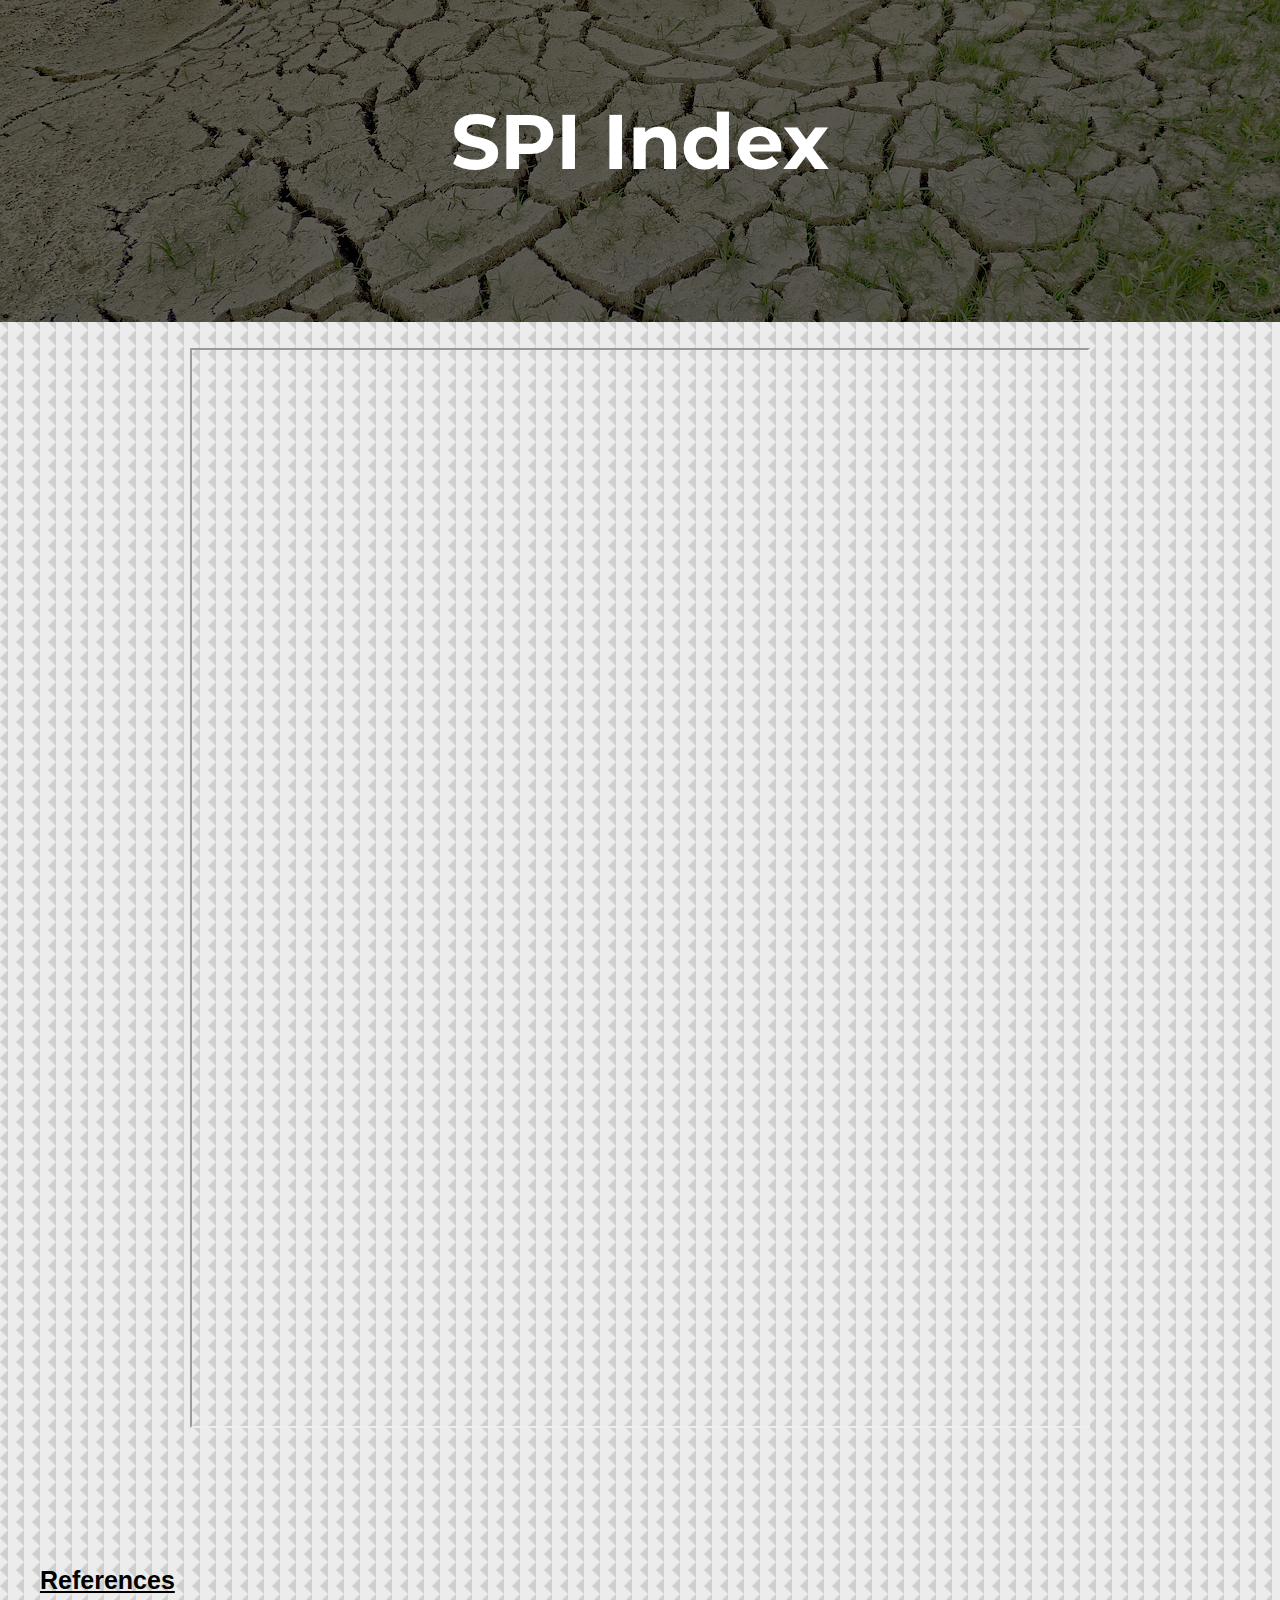
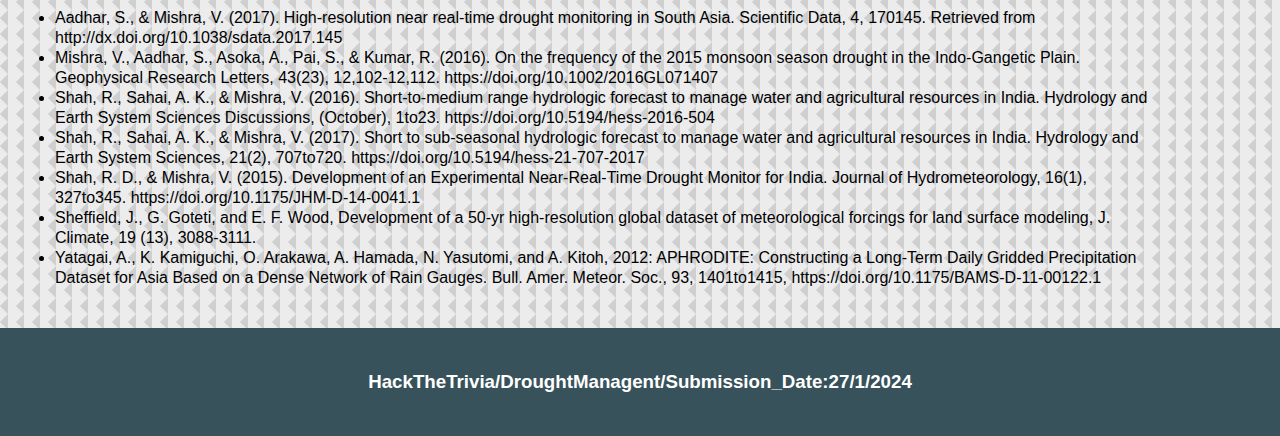
<file: monitor.html>
<!DOCTYPE html>
<html lang="en">

<head>
    <meta charset="UTF-8">
    <meta http-equiv="X-UA-Compatible" content="IE=edge">
    <meta name="viewport" content="width=device-width, initial-scale=1.0">
    <link rel="stylesheet" href="style.css">
    <link rel="stylesheet" href="monitor.css">
    <link rel="preconnect" href="https://fonts.googleapis.com">
    <link rel="preconnect" href="https://fonts.gstatic.com" crossorigin>
    <link href="https://fonts.googleapis.com/css2?family=Lobster&display=swap" rel="stylesheet">
    <link href="https://fonts.googleapis.com/css2?family=Staatliches&display=swap" rel="stylesheet">
    <link href="https://fonts.googleapis.com/css2?family=Roboto+Condensed&display=swap" rel="stylesheet">
    <link href="https://fonts.googleapis.com/css2?family=Montserrat:wght@900&display=swap" rel="stylesheet">
    <title>DroughtWatch</title>
</head>

<body>
    <nav>

        <div class="heading">
            <h4>DroughtWatch</h4>
        </div>
        <ul class="nav-list">

            <li><a class="active" href="index.html">Home</a></li>
            <li><a href="resource.html">Resources</a></li>
            <li><a href="inventory.html">Inventory</a></li>
            <li><a href="monitor.html">Monitor</a></li>
            <li><a href="about.html">About</a></li>

        </ul>
    </nav>

<div class="mainmonitorbody">
    <div class="topicsection monitorsection1">
        <p>Area Under Drought</p>
    </div>
    <div class="monitorpdfsection">
        <iframe src="https://drive.google.com/file/d/1a6Xlrb3edeZRWuyOpC1CBjA39VAbrBw3/preview" width="900"
            height="100%" allow="autoplay"></iframe>
    </div>


    <div class="topicsection monitorsection2">
        <p>DEWS</p>
    </div>
    <div class="monitorpdfsection">
        <iframe src="https://drive.google.com/file/d/1y1gcYdQXNt5D1DXS0Mv3uBvA_3KLDTRS/preview" width="900" height="100%" allow="autoplay"></iframe>
    </div>

    <div class="topicsection monitorsection3">
        <p>Drought Forecast</p>
    </div>
    <div class="monitorpdfsection">
        <iframe src="https://drive.google.com/file/d/1hcggEk5G5eiYGzJebkEtbiXcl5yd3ag4/preview" width="900" height="100%" allow="autoplay"></iframe>
    </div>
    
    <div class="topicsection monitorsection4">
        <p>Streamflow Monitor</p>
    </div>
    <div class="monitorpdfsection">
        <iframe src="https://drive.google.com/file/d/1uJfTq5UwS2VYfUnAz3WiCUzN2_EY-Oc8/preview" width="900" height="100%" allow="autoplay"></iframe>
    </div>
   
    <div class="topicsection monitorsection5">
        <p>SPI Index</p>
    </div>
    <div class="monitorpdfsection">
        <iframe src="https://drive.google.com/file/d/1UVrKNTIdnVpW5NYsTcOxQ6qrwcdcY3DX/preview" width="900" height="100%" allow="autoplay"></iframe>
    </div>
    
    <div class="monitorsection6">
       <h2>References</h2>
       <ul>
      <li> <p>Aadhar, S., & Mishra, V. (2017). High-resolution near real-time drought monitoring in South Asia. Scientific Data, 4, 170145. Retrieved from http://dx.doi.org/10.1038/sdata.2017.145</p></li>
      <li> <p>Mishra, V., Aadhar, S., Asoka, A., Pai, S., & Kumar, R. (2016). On the frequency of the 2015 monsoon season drought in the Indo-Gangetic Plain. Geophysical Research Letters, 43(23), 12,102-12,112. https://doi.org/10.1002/2016GL071407</p></li>
      <li><p>Shah, R., Sahai, A. K., & Mishra, V. (2016). Short-to-medium range hydrologic forecast to manage water and agricultural resources in India. Hydrology and Earth System Sciences Discussions, (October), 1to23. https://doi.org/10.5194/hess-2016-504</p></li>
      <li><p>Shah, R., Sahai, A. K., & Mishra, V. (2017). Short to sub-seasonal hydrologic forecast to manage water and agricultural resources in India. Hydrology and Earth System Sciences, 21(2), 707to720. https://doi.org/10.5194/hess-21-707-2017</p></li>
      <li><p>Shah, R. D., & Mishra, V. (2015). Development of an Experimental Near-Real-Time Drought Monitor for India. Journal of Hydrometeorology, 16(1), 327to345. https://doi.org/10.1175/JHM-D-14-0041.1</p></li>
      <li><p>Sheffield, J., G. Goteti, and E. F. Wood, Development of a 50-yr high-resolution global dataset of meteorological forcings for land surface modeling, J. Climate, 19 (13), 3088-3111.</p></li>
      <li><p>Yatagai, A., K. Kamiguchi, O. Arakawa, A. Hamada, N. Yasutomi, and A. Kitoh, 2012: APHRODITE: Constructing a Long-Term Daily Gridded Precipitation Dataset for Asia Based on a Dense Network of Rain Gauges. Bull. Amer. Meteor. Soc., 93, 1401to1415, https://doi.org/10.1175/BAMS-D-11-00122.1</p></li>

    </ul>
    </div>
    

</div>

<footer>
    <h3>HackTheTrivia/DroughtManagent/Submission_Date:27/1/2024</h3>
   </footer>
</body>

</html>
</file>
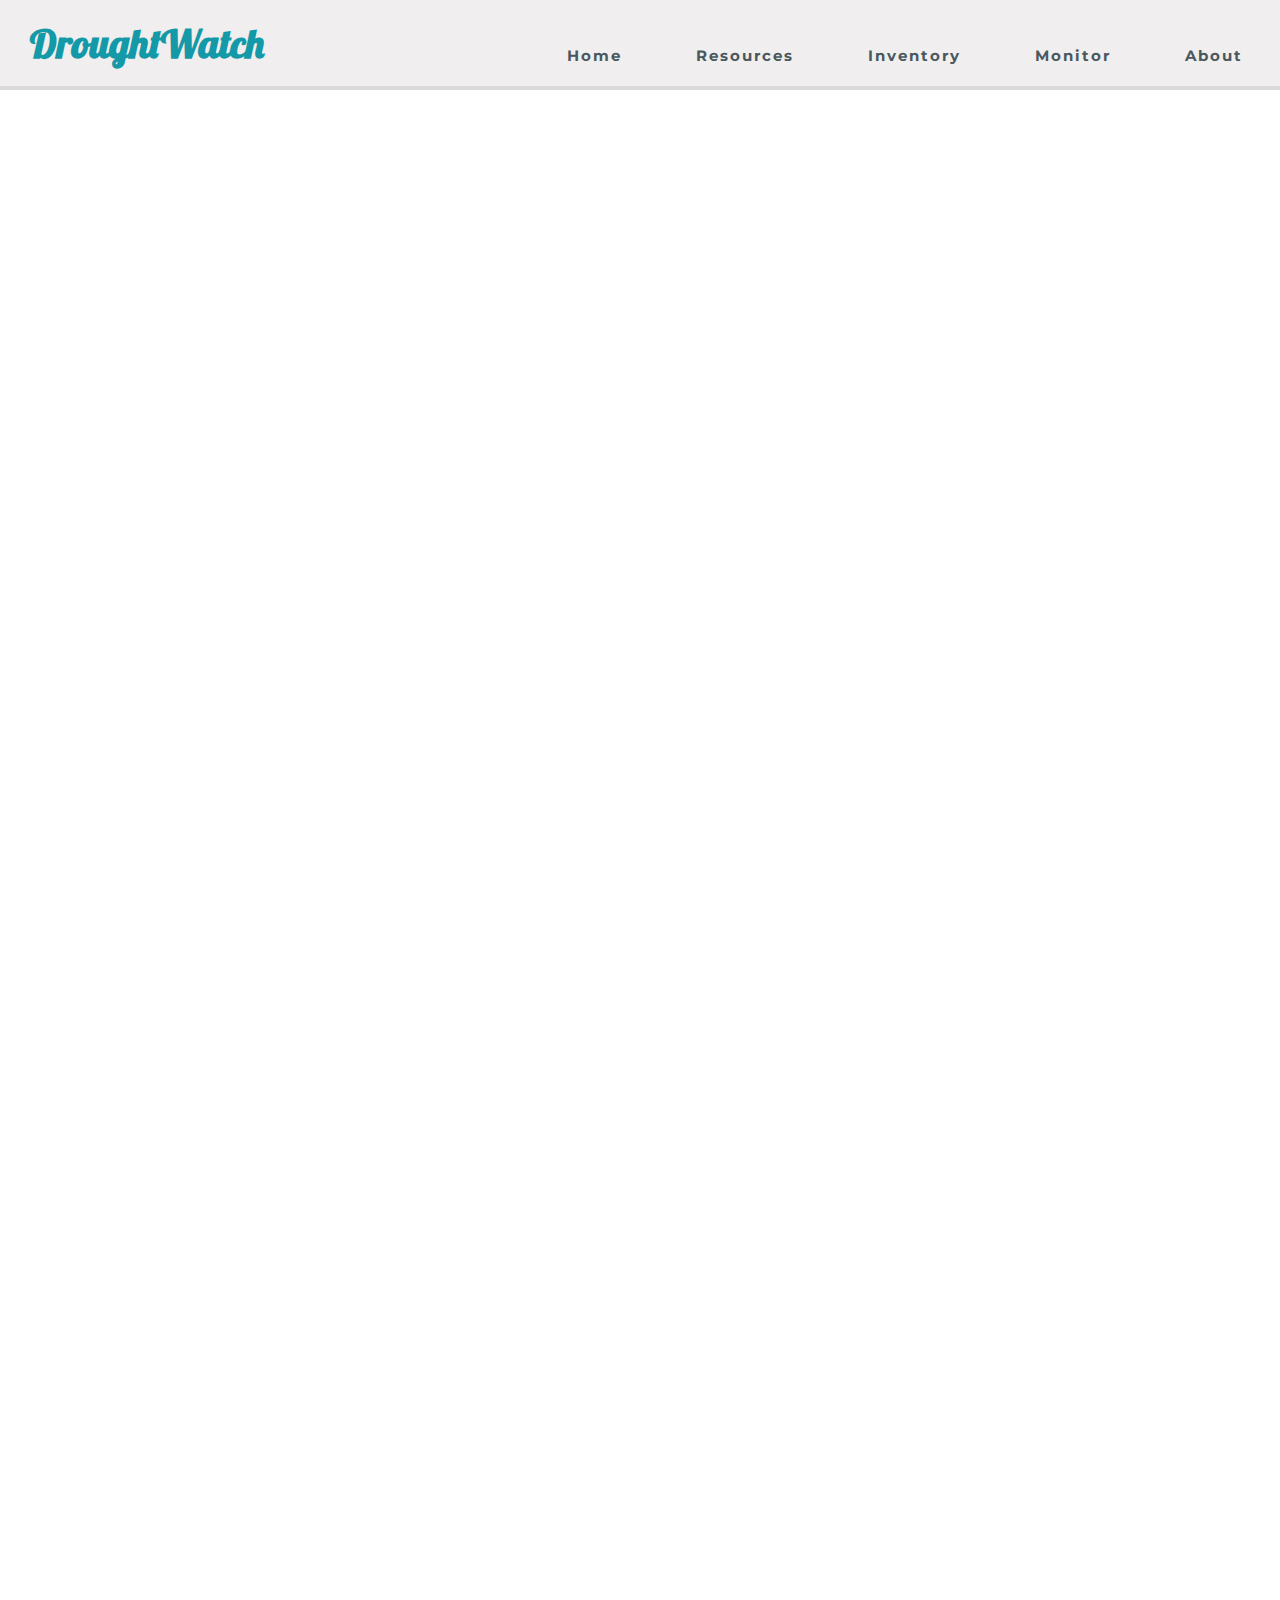
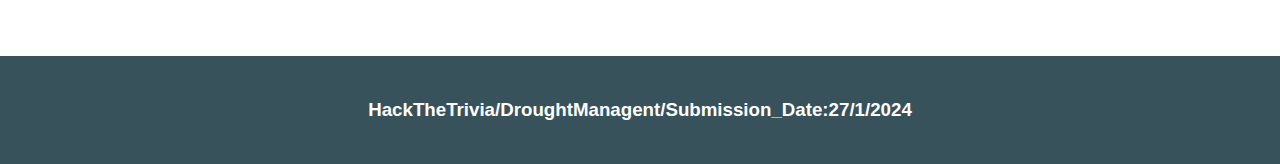
<file: resource.html>
<!DOCTYPE html>
<html lang="en">

<head>
    <meta charset="UTF-8">
    <meta http-equiv="X-UA-Compatible" content="IE=edge">
    <meta name="viewport" content="width=device-width, initial-scale=1.0">
    <link rel="stylesheet" href="style.css">
    <link rel="stylesheet" href="inventory.css">
    <link rel="stylesheet" href="inventory.css">
    <link rel="preconnect" href="https://fonts.googleapis.com">
    <link rel="preconnect" href="https://fonts.gstatic.com" crossorigin>
    <link href="https://fonts.googleapis.com/css2?family=Lobster&display=swap" rel="stylesheet">
    <link href="https://fonts.googleapis.com/css2?family=Staatliches&display=swap" rel="stylesheet">
    <link href="https://fonts.googleapis.com/css2?family=Roboto+Condensed&display=swap" rel="stylesheet">
    <link href="https://fonts.googleapis.com/css2?family=Montserrat:wght@900&display=swap" rel="stylesheet">
    <title>DroughtWatch</title>
</head>

<body>
    <nav>

        <div class="heading">
            <h4>DroughtWatch</h4>
        </div>
        <ul class="nav-list">

            <li><a class="active" href="index.html">Home</a></li>
            <li><a href="resource.html">Resources</a></li>
            <li><a href="inventory.html">Inventory</a></li>
            <li><a href="monitor.html">Monitor</a></li>
            <li><a href="about.html">About</a></li>

        </ul>

    </nav>
    <br><br><br>

    <div class="maininventorybox">
        <center><iframe width="800" height="500" src="https://www.youtube.com/embed/oXG5SaZCVNU" title="YouTube video player" frameborder="0" allow="accelerometer; autoplay; clipboard-write; encrypted-media; gyroscope; picture-in-picture; web-share" allowfullscreen></iframe></center>
    </div>
    <div class="maininventorybox">
        <center><iframe width="800" height="500" src="https://www.youtube.com/embed/J5WMyD9-CHs" title="YouTube video player" frameborder="0" allow="accelerometer; autoplay; clipboard-write; encrypted-media; gyroscope; picture-in-picture; web-share" allowfullscreen></iframe></center>
    </div>
    <div class="maininventorybox">
        <center><iframe width="800" height="500" src="https://www.youtube.com/embed/LgU_cYeYb78" title="YouTube video player" frameborder="0" allow="accelerometer; autoplay; clipboard-write; encrypted-media; gyroscope; picture-in-picture; web-share" allowfullscreen></iframe></center>
    </div>
   
    



    <footer>
        <h3>HackTheTrivia/DroughtManagent/Submission_Date:27/1/2024</h3>
    </footer>
</file>
<file: style.css>
* {
  box-sizing: border-box;
  margin: 0;
  padding: 0;
}

body {
  font-family: Arial;
  background-color: #ececed;
  
}

nav {
  display: flex;
  justify-content: space-around;
  align-items: center;
  min-height: 10vh;
  font-family: "Montserrat", sans-serif;
  border-bottom: 4px solid #ababac4f;
  padding-left: 30px;
  background-color: rgba(227, 224, 224, 0.547);
  font-size: 50px;

}

.heading {
  color: #1399a7;
  font-family: 'Lobster', cursive;
  font-size: 40px;
 
}

.nav-list {
  display: flex;
  justify-content: space-around;
  width: 60%;
  margin-left: auto;
}

.nav-list li {
  list-style: none;
}

.nav-list a {
  color: #49585d;
  text-decoration: none;
  letter-spacing: 2px;
  font-weight: bold;
  font-size: 14px;
  padding: 14px 16px;
  font-size: 15px;
}

.nav-list a:hover {
  background-color: lightseagreen;
  font-size: 18px;
  padding: 14px 19px;  

}


.main-body {
  float: left;
  width: 80%;

 
}

.introsection{
  margin-top: 50px;
  height:55vh;
}

.introheading{
  height: 45vh;
  width:45vw;
  font-size: 70px;
  padding-top: 10%;
  display: inline-block;
  letter-spacing: 1.5px;
  font-family: 'Staatliches', cursive; 
}
.introheading p{
  display: inline-block;
  margin-left: 12px;
  margin-top: 20px;
}
.introheading h3{
  margin-left: 20px;
}
.bluetxt{
  color: #1399a7;
 
}
.introimg{
  height: 70%;
  width:40%;
}
.secsection{
  height: 50vh;
  display: flex;
  justify-content: space-around;
  align-items: center;
}
.secsecbox{
  height: 70%;
  width:30%;
  background-color: #1398a7b1;
  border-radius: 5%;
}
.secsecbox:hover{
  border-radius: 10%;
  background-color: #1399a7;
}
.secsecicon{
  height:50%;
  display: flex;
  align-items: center;
  padding-left: 10vw;
}
.secsecheading{
  height:15%;
  display: flex;
  justify-content: center;
  align-items: center;
  font-size: 30px;
  font-weight: 700;
  font-family: 'Roboto Condensed', sans-serif;
}
.secsectxt{
height: 35%;
display: flex;
justify-content: center;
align-items: center;
color:white;
font-size: 15px;
font-family: sans-serif;
font-weight: 100;
}
.secsecicon a img{
  width: 25%;
}
.secsecheading a{
  text-decoration: none;
  color:white;
}
.thirdsection{
  height: 300vh;
  padding: 1% 1%;
}
.thirdsectionoverviewbox{
  height:93vh;
  background-color: rgba(89,59,46,255);
  opacity: 0.9;
  background-image: linear-gradient(#4c2710,rgba(62,33,15,255), rgba(89,59,46,255),#4c2710,#4c2710,#5f4230,#4c2710);
  margin-bottom: 8%;

}
.thirdsectionoverviewbox img{
  width:100%;
}
.thirdsectionovertextbox{
  color:white;
  font-size: 25px;
  line-height: 25px;
  font-weight: 500;
  padding:2%;
}
.thirdsectionmainbox{
  height: 75%;
  background-image: url('bannerimg.png');
  background-blend-mode: darken;
  background-color: #5f42309b;
  padding:2%;
  opacity: 0.95;
}
.thirdsectionmainbox h3{
  font-family: 'Montserrat', sans-serif;
  font-size: 60px;
  text-decoration: underline;
  color:white;
  letter-spacing: 2px;
  margin-top: 4%;
  margin-bottom: 4%;
}
.thirdsectionmainbox p{
  color:black;
  font-size: 25px;
  line-height: 25px;
  font-weight: 500;
  margin-bottom: 59px;
}

.thirdsectionsecondbox{
  background-color: rgb(214, 210, 210);
  border-top-right-radius: 20%;
  border-bottom-right-radius: 20%;
  width:65vw;
  padding:7% 5% 2% 2%;
  
}
.thirdsectionsecondbox ol{
  display: inline-block;
  margin-left:3%;
  margin-bottom:5%;
  font-size: 20px;
  line-height: 25px;
  font-weight: 500;
}


.messagebar {
  float: right;
  width: 20%;
  border-left: 3px solid #ababac4f;
  top: 0;
  
}

.msgheadingbox{
  height: 10%;
  padding: 35px 80px;
  color:rgba(66, 64, 64, 0.687);
  text-decoration: underline;
}

.msgbox{
  border-bottom: 2px solid #ababac4f;
  border-top: 2px solid #44444728;
  margin-top: 10px;
  margin-left: 3px;
  margin-right:3px;
  padding:10px;
  background-color: whitesmoke;
 
  
}

.msgbox h6 {
  font-size: 10px;
  font-family: 'Times New Roman', Times, serif;
  color: grey;
  margin-top: 4.5px;
  margin-bottom: 15px;
  font-family:sans-serif;
}

.msgbox h5 a{
  text-decoration: none;
  color: rgba(0, 0, 0, 0.617);
  font-size: 12px;
  font-family:Montserrat,Verdana;
  line-height: 15px;
  font-weight: 600;
  cursor: pointer;
}
.msgbox p{
  margin: 5px 0 0px 0;
  color: #727272;
  vertical-align: baseline;
  font-size: 10px;
  font-family:Montserrat,Verdana;
}

footer {
  background: #37525b;
  float: left;
  width: 100%;
  height:12vh;
  color:white;
  display: flex;
  justify-content: center;
  align-items: center;

}

@media only screen and (max-width: 768px) {
  .main-body {
    width: 70%;
  }

  .messagebar {
    width: 30%;
  }
}

@media only screen and (max-width: 568px) {
  .main-body,
  .messagebar {
    width: 100%;
  }
  .main-body {
    padding: 0px 20px 0px 20px;
  }

  .messagebar {
    padding: 0px 20px 3px 20px;
  }
}
</file>
<file: about.css>
.aboutbox{
    height:100vh;
    width: 75%;
    margin-top:5%;
    margin-left:10%;
  
}

img{
    height: 30%;
    width: 40%;
    margin-left: 25%;
    margin-top:2%;
    margin-bottom:2%;
}
</file>
<file: ask.css>
* {
  box-sizing: border-box;
  margin: 0;
  padding: 0;
}

body {
  font-family: Arial;
  background-color: #ececed;
}

.contact {
  height: 120vh;
  padding-top: 8%;
  padding-left: 2%;
  padding-right: 2%;
  background-image: url('bg-texture.png');
}
.contact__container {
  background: #185e6abc;
  padding: 4rem;
  display: grid;
  grid-template-columns: 40% 60%;
  gap: 4rem;
  height: 30rem;
  margin: 7rem auto;
  border-radius: 1rem;
}

.contact__aside {
  background: #1399a7;
  padding: 3rem;
  border-radius: 1rem;
  position: relative;
  bottom: 10rem;
}

.aside__image img {
  width: 50%;
  margin-bottom: 2rem;
}

.contact__aside h2 {
  text-align: left;
  margin-bottom: 2rem;
  color: white;
  font-size: 2rem;
  font-weight: 800;
}
.contact__aside h3 {
  text-align: left;
  color: white;
  font-size: 1.2rem;
  font-weight: 600;
  margin-bottom: 0.4rem;
}

.contact__aside p {
  font-size: 0.9rem;
  margin-bottom: 3rem;
  color: white;
}

.contact__details li {
  display: flex;
  gap: 1rem;
  align-items: center;
  margin-bottom: 1rem;
  color: white;
}

.contact__socials {
  display: flex;
  gap: 0.8rem;
  margin-top: 3rem;
}

.contact__socials a {
  background: rgb(209, 201, 201);
  padding: 0.5rem;
  border-radius: 50%;
  font-size: 0.9rem;
}

.contact__socials a:hover {
  background: transparent;
}
.contact__socials li {
  list-style: none;
}

.contact__form {
  display: flex;
  flex-direction: column;
  gap: 1.2rem;
  margin-right: 4rem;
}

.form__name {
  display: flex;
  gap: 1.2rem;
}

input,
textarea {
  width: 100%;
  padding: 1rem;
  background: rgb(209, 201, 201);
  color: black;
}

.contact__form .btn {
  width: 22%;
  height: 8%;
  margin-top: 1rem;
  cursor: pointer;
  background-color: rgb(209, 201, 201);
  font-size: 1.3rem;
}
</file>
<file: inventory.css>
body{
    background-color: white;
}
img{
    height:100vh;
    width:55vw;
    margin-top:7vh;
    margin-left:20vw;
    
}
</file>
<file: monitor.css>
.mainmonitorbody{
  background-image: url('bg-texture.png');
}
.monitorsection1{
  background-image: url('monitorsection1.jpg');
}
.monitorsection2,.monitorsection5{
  background-image: url('monitorsection2.jpg');
}
.monitorsection3{
  background-image: url('monitorsection3.jpg');
}
.monitorsection4 {
  background-image: url('monitorsection4.jpg');
}

.topicsection {
  height: 40vh;
  width: 100%;
  background-size: cover;
  background-position: center center;
  background-color: rgba(49, 46, 36, 0.778);
  background-blend-mode: darken;
  color: white;
  display: flex;
  justify-content: center;
  align-items: center;
  font-size: 58pt;
  line-height: 1.06;
  font-weight: 700;
  font-family: 'Montserrat', sans-serif;
}
.monitorpdfsection{
    height: 120vh;
    display: flex;
    justify-content: center;
    margin-bottom: 8%;
    margin-top: 2%;
}
.monitorsection6{
  padding:40px;
  padding-right: 10%;
  color: black;
  line-height: 20px;
}
.monitorsection6 h2{
  text-decoration: underline;
  margin-bottom: 18px;
  font-size: 25px;
  font-weight: 700;
}
.monitorsection6 ul li{
  margin-left: 15px;
}
</file>
